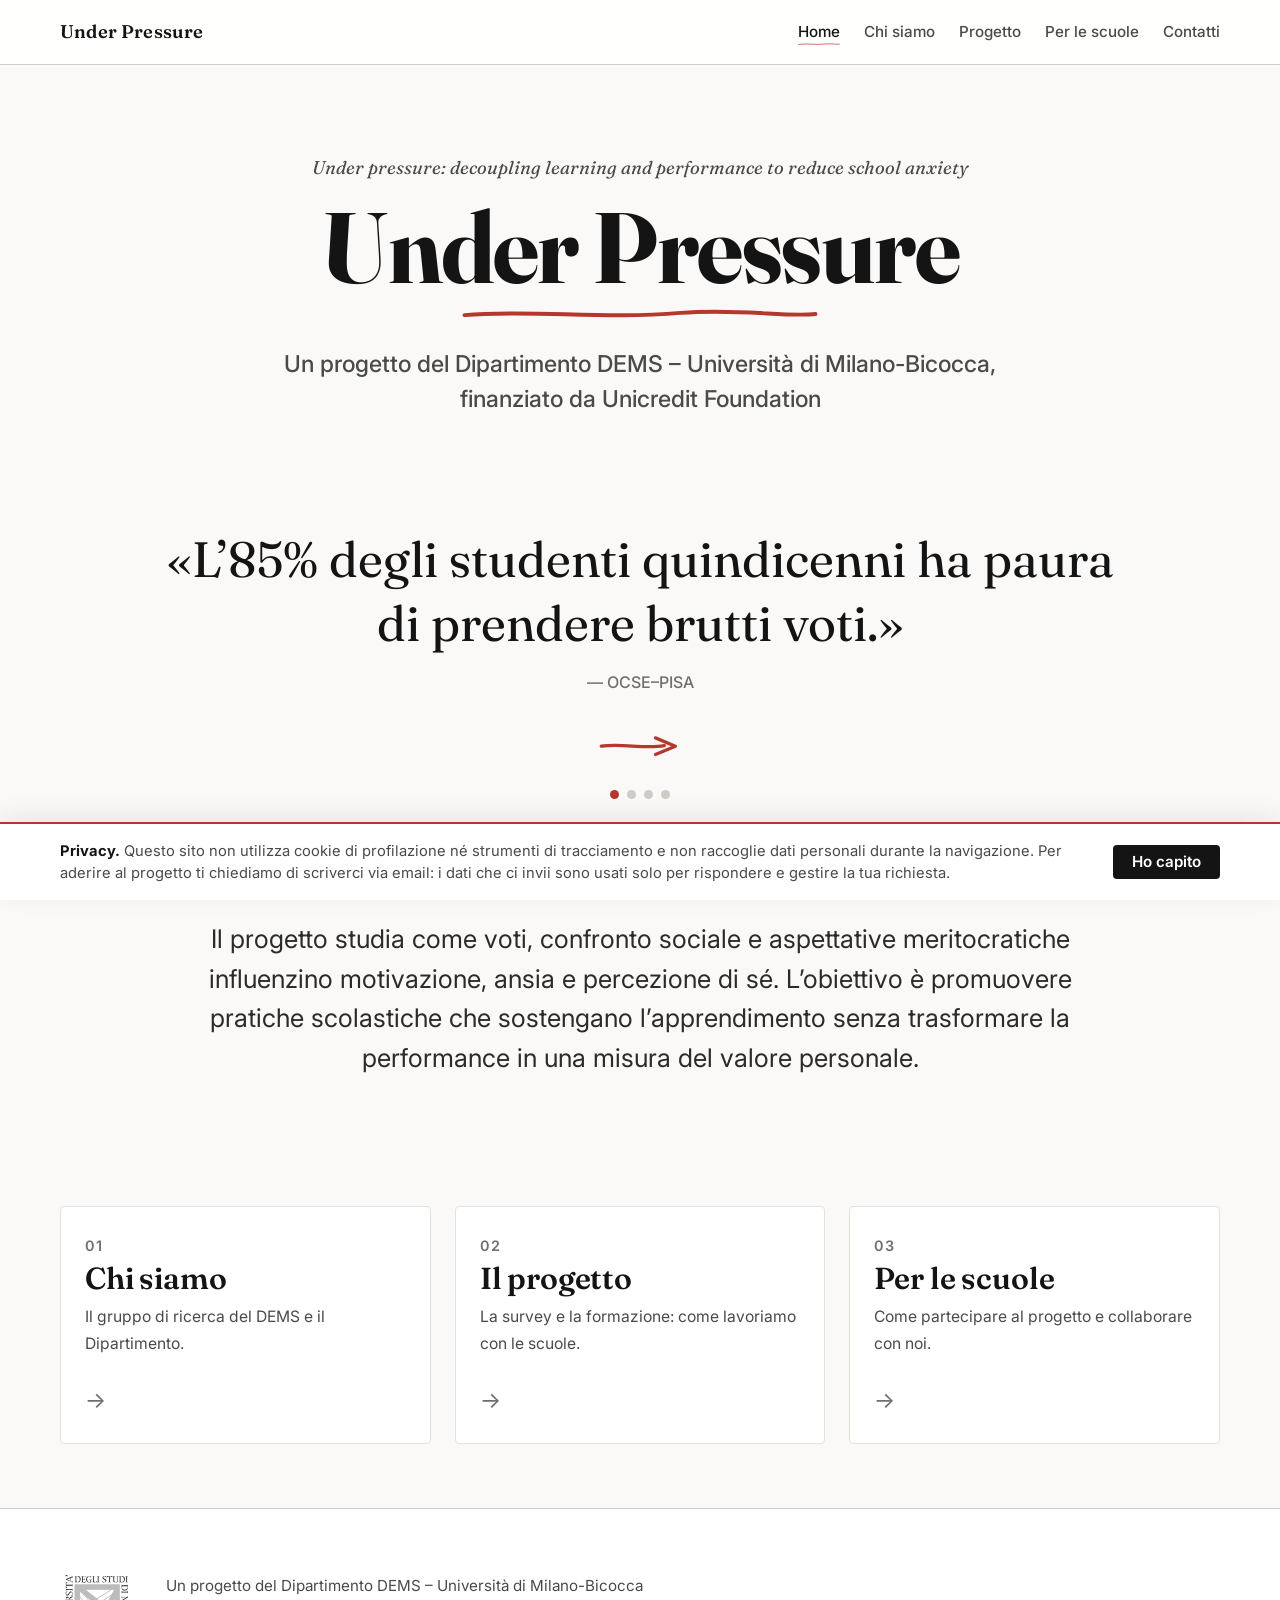
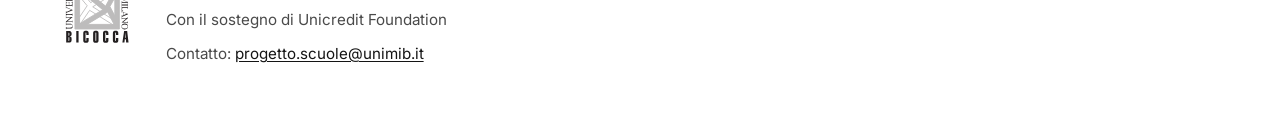
<file: index.html>
<!DOCTYPE html>
<html lang="it">
<head>
  <meta charset="utf-8">
  <meta name="viewport" content="width=device-width, initial-scale=1">
  <title>Under Pressure — DEMS, Università di Milano-Bicocca</title>
  <meta name="description" content="Under Pressure: un progetto di ricerca del DEMS dell'Università di Milano-Bicocca, finanziato da Unicredit Foundation, su voti, ansia e benessere scolastico.">
  <link rel="preconnect" href="https://fonts.googleapis.com">
  <link rel="preconnect" href="https://fonts.gstatic.com" crossorigin>
  <link rel="stylesheet" href="https://fonts.googleapis.com/css2?family=Fraunces:ital,opsz,wght@0,9..144,400;0,9..144,600;0,9..144,700;1,9..144,400&family=Inter:wght@400;500;600&display=swap">
  <link rel="stylesheet" href="assets/css/style.css?v=original-c8c8cce">
</head>
<body>
  <a class="skip-link" href="#main">Vai al contenuto</a>

  <header class="site-header">
    <div class="container nav-inner">
      <a class="wordmark" href="index.html">Under Pressure</a>
      <button class="nav-toggle" type="button" aria-expanded="false" aria-controls="site-nav" aria-label="Apri il menu">
        <span class="nav-toggle-box"><span class="nav-toggle-bar"></span></span>
      </button>
      <nav id="site-nav" class="site-nav" aria-label="Navigazione principale">
        <a class="nav-link" href="index.html" aria-current="page">Home</a>
        <a class="nav-link" href="chi-siamo.html">Chi siamo</a>
        <a class="nav-link" href="progetto.html">Progetto</a>
        <a class="nav-link" href="partecipa.html">Per le scuole</a>
        <a class="nav-link" href="contatti.html">Contatti</a>
      </nav>
    </div>
  </header>

  <main id="main">

    <section class="hero container" aria-labelledby="hero-title">
      <p class="eyebrow">Under pressure: decoupling learning and performance to reduce school anxiety</p>
      <h1 id="hero-title" class="hero-title">Under Pressure
        <svg class="pen-underline pen-underline--hero" width="320" height="16" viewBox="0 0 320 16" fill="none" aria-hidden="true" focusable="false">
          <path d="M4 9 C 64 4, 128 13, 196 7 C 250 3, 290 11, 316 8" stroke="#b5372e" stroke-width="3.5" stroke-linecap="round"/>
        </svg>
      </h1>
      <p class="hero-subtitle">Un progetto del Dipartimento DEMS – Università di Milano-Bicocca, finanziato da Unicredit Foundation</p>
    </section>

    <section class="quotebox container" aria-labelledby="quotebox-h">
      <h2 id="quotebox-h" class="visually-hidden">Citazioni dai dati</h2>
      <figure class="quote" aria-live="polite">
        <blockquote class="quote-text" id="quote-text">«L’85% degli studenti quindicenni ha paura di prendere brutti voti.»</blockquote>
        <figcaption class="quote-source" id="quote-source">— OCSE–PISA</figcaption>
      </figure>
      <div class="quote-controls">
        <button class="quote-next" type="button" aria-label="Prossima citazione">
          <svg class="pen-arrow" width="76" height="22" viewBox="0 0 76 22" fill="none" aria-hidden="true" focusable="false">
            <path d="M3 11 C 22 8, 42 14, 60 10.5" stroke="#b5372e" stroke-width="3" stroke-linecap="round"/>
            <path d="M52 3.5 L 70 11 L 52 18.5" stroke="#b5372e" stroke-width="3" stroke-linecap="round" stroke-linejoin="round"/>
          </svg>
        </button>
        <span class="quote-dots" aria-hidden="true"></span>
      </div>
    </section>

    <section class="intro container" aria-label="Il progetto in breve">
      <p class="lead intro-lead">Il progetto studia come voti, confronto sociale e aspettative meritocratiche influenzino motivazione, ansia e percezione di sé. L’obiettivo è promuovere pratiche scolastiche che sostengano l’apprendimento senza trasformare la performance in una misura del valore personale.</p>
    </section>

    <nav class="home-cards container" aria-label="Sezioni del sito">
      <a class="home-card" href="chi-siamo.html">
        <span class="home-card-index">01</span>
        <h2 class="home-card-title">Chi siamo</h2>
        <p class="home-card-desc">Il gruppo di ricerca del DEMS e il Dipartimento.</p>
        <span class="home-card-go" aria-hidden="true">→</span>
      </a>
      <a class="home-card" href="progetto.html">
        <span class="home-card-index">02</span>
        <h2 class="home-card-title">Il progetto</h2>
        <p class="home-card-desc">La survey e la formazione: come lavoriamo con le scuole.</p>
        <span class="home-card-go" aria-hidden="true">→</span>
      </a>
      <a class="home-card" href="partecipa.html">
        <span class="home-card-index">03</span>
        <h2 class="home-card-title">Per le scuole</h2>
        <p class="home-card-desc">Come partecipare al progetto e collaborare con noi.</p>
        <span class="home-card-go" aria-hidden="true">→</span>
      </a>
    </nav>

  </main>

  <footer class="site-footer">
    <div class="container footer-inner">
      <div class="footer-brand">
        <img class="footer-logo" src="assets/img/bicocca-logo.svg" alt="Università di Milano-Bicocca" width="64" height="63">
      </div>
      <div class="footer-credits">
        <p>Un progetto del Dipartimento DEMS – Università di Milano-Bicocca</p>
        <p>Con il sostegno di Unicredit Foundation</p>
        <p class="footer-contact">Contatto: <a href="mailto:progetto.scuole@unimib.it">progetto.scuole@unimib.it</a></p>
      </div>
    </div>
  </footer>

  <div class="privacy-banner" id="privacy-banner" role="region" aria-label="Informativa sulla privacy" hidden>
    <div class="container privacy-inner">
      <p class="privacy-text"><strong>Privacy.</strong> Questo sito non utilizza cookie di profilazione né strumenti di tracciamento e non raccoglie dati personali durante la navigazione. Per aderire al progetto ti chiediamo di scriverci via email: i dati che ci invii sono usati solo per rispondere e gestire la tua richiesta.</p>
      <button class="privacy-dismiss" type="button">Ho capito</button>
    </div>
  </div>

  <script src="assets/js/main.js?v=original-c8c8cce" defer></script>
</body>
</html>
</file>
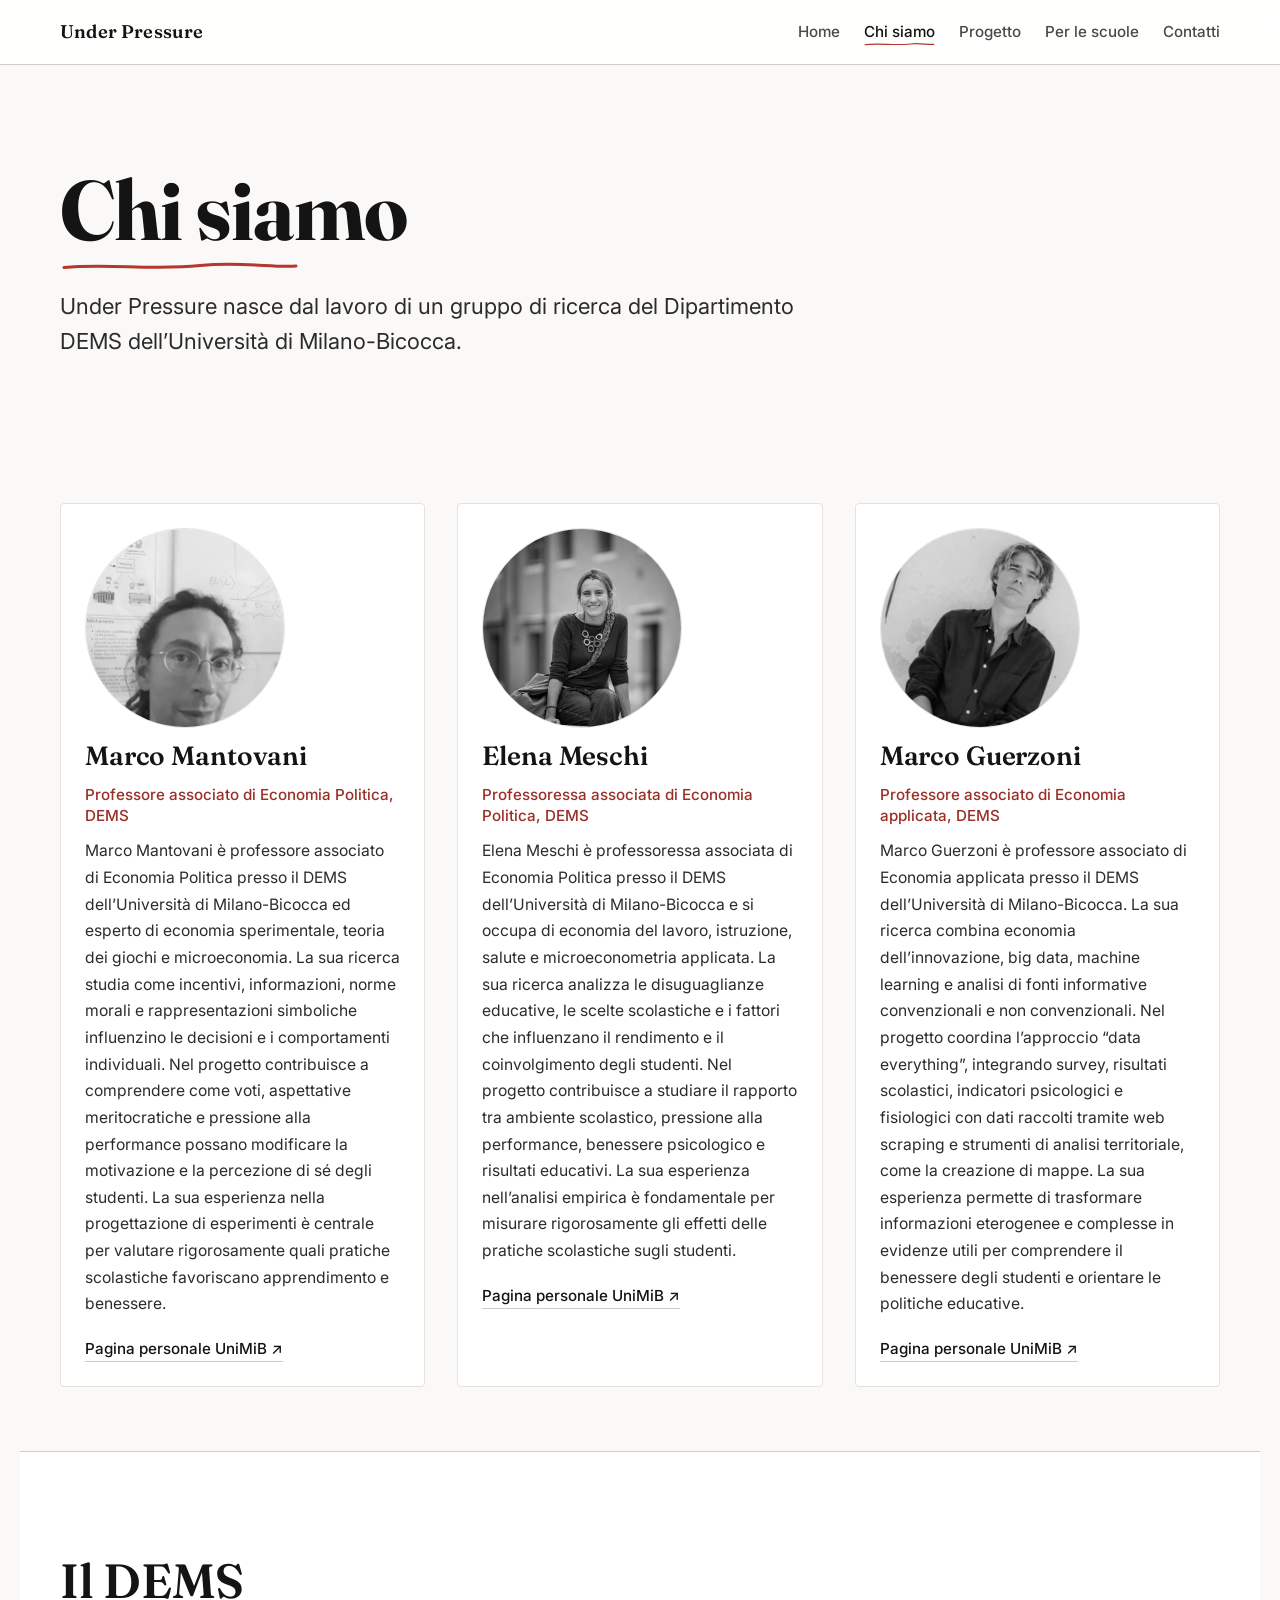
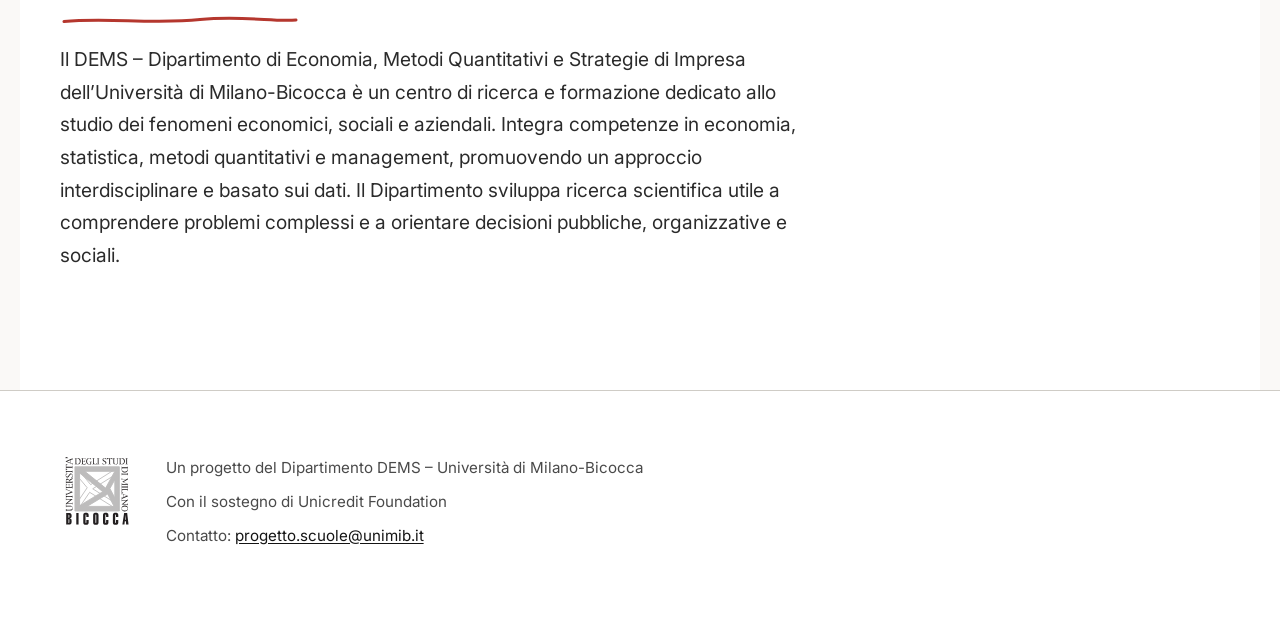
<file: chi-siamo.html>
<!DOCTYPE html>
<html lang="it">
<head>
  <meta charset="utf-8">
  <meta name="viewport" content="width=device-width, initial-scale=1">
  <title>Chi siamo — Under Pressure</title>
  <meta name="description" content="Il gruppo di ricerca del DEMS dell'Università di Milano-Bicocca dietro Under Pressure: Marco Mantovani, Elena Meschi e Marco Guerzoni, e il Dipartimento DEMS.">
  <link rel="preconnect" href="https://fonts.googleapis.com">
  <link rel="preconnect" href="https://fonts.gstatic.com" crossorigin>
  <link rel="stylesheet" href="https://fonts.googleapis.com/css2?family=Fraunces:ital,opsz,wght@0,9..144,400;0,9..144,600;0,9..144,700;1,9..144,400&family=Inter:wght@400;500;600&display=swap">
  <link rel="stylesheet" href="assets/css/style.css?v=original-c8c8cce">
</head>
<body>
  <a class="skip-link" href="#main">Vai al contenuto</a>

  <header class="site-header">
    <div class="container nav-inner">
      <a class="wordmark" href="index.html">Under Pressure</a>
      <button class="nav-toggle" type="button" aria-expanded="false" aria-controls="site-nav" aria-label="Apri il menu">
        <span class="nav-toggle-box"><span class="nav-toggle-bar"></span></span>
      </button>
      <nav id="site-nav" class="site-nav" aria-label="Navigazione principale">
        <a class="nav-link" href="index.html">Home</a>
        <a class="nav-link" href="chi-siamo.html" aria-current="page">Chi siamo</a>
        <a class="nav-link" href="progetto.html">Progetto</a>
        <a class="nav-link" href="partecipa.html">Per le scuole</a>
        <a class="nav-link" href="contatti.html">Contatti</a>
      </nav>
    </div>
  </header>

  <main id="main">

    <section class="page-head container" aria-labelledby="chi-h">
      <h1 id="chi-h">Chi siamo
        <svg class="pen-underline" width="240" height="14" viewBox="0 0 240 14" fill="none" aria-hidden="true" focusable="false">
          <path d="M4 8.5 C 46 4, 92 11.5, 140 6.5 C 184 2.5, 214 9, 236 7" stroke="#b5372e" stroke-width="3" stroke-linecap="round"/>
        </svg>
      </h1>
      <p class="lead prose">Under Pressure nasce dal lavoro di un gruppo di ricerca del Dipartimento DEMS dell’Università di Milano-Bicocca.</p>
    </section>

    <section class="team container" aria-label="Il gruppo di ricerca">
      <article class="team-card">
        <img class="team-photo" src="assets/img/mantovani.png" alt="Ritratto di Marco Mantovani" width="220" height="220" loading="lazy">
        <h2 class="team-name">Marco Mantovani</h2>
        <p class="team-role">Professore associato di Economia Politica, DEMS</p>
        <p class="team-bio">Marco Mantovani è professore associato di Economia Politica presso il DEMS dell’Università di Milano-Bicocca ed esperto di economia sperimentale, teoria dei giochi e microeconomia. La sua ricerca studia come incentivi, informazioni, norme morali e rappresentazioni simboliche influenzino le decisioni e i comportamenti individuali. Nel progetto contribuisce a comprendere come voti, aspettative meritocratiche e pressione alla performance possano modificare la motivazione e la percezione di sé degli studenti. La sua esperienza nella progettazione di esperimenti è centrale per valutare rigorosamente quali pratiche scolastiche favoriscano apprendimento e benessere.</p>
        <a class="team-link" href="https://www.unimib.it/marco-mantovani-1" target="_blank" rel="noopener">Pagina personale UniMiB <span aria-hidden="true">↗</span></a>
      </article>

      <article class="team-card">
        <img class="team-photo" src="assets/img/meschi.png" alt="Ritratto di Elena Meschi" width="220" height="220" loading="lazy">
        <h2 class="team-name">Elena Meschi</h2>
        <p class="team-role">Professoressa associata di Economia Politica, DEMS</p>
        <p class="team-bio">Elena Meschi è professoressa associata di Economia Politica presso il DEMS dell’Università di Milano-Bicocca e si occupa di economia del lavoro, istruzione, salute e microeconometria applicata. La sua ricerca analizza le disuguaglianze educative, le scelte scolastiche e i fattori che influenzano il rendimento e il coinvolgimento degli studenti. Nel progetto contribuisce a studiare il rapporto tra ambiente scolastico, pressione alla performance, benessere psicologico e risultati educativi. La sua esperienza nell’analisi empirica è fondamentale per misurare rigorosamente gli effetti delle pratiche scolastiche sugli studenti.</p>
        <a class="team-link" href="https://www.unimib.it/elena-francesca-meschi" target="_blank" rel="noopener">Pagina personale UniMiB <span aria-hidden="true">↗</span></a>
      </article>

      <article class="team-card">
        <img class="team-photo" src="assets/img/guerzoni.png" alt="Ritratto di Marco Guerzoni" width="220" height="220" loading="lazy">
        <h2 class="team-name">Marco Guerzoni</h2>
        <p class="team-role">Professore associato di Economia applicata, DEMS</p>
        <p class="team-bio">Marco Guerzoni è professore associato di Economia applicata presso il DEMS dell’Università di Milano-Bicocca. La sua ricerca combina economia dell’innovazione, big data, machine learning e analisi di fonti informative convenzionali e non convenzionali. Nel progetto coordina l’approccio “data everything”, integrando survey, risultati scolastici, indicatori psicologici e fisiologici con dati raccolti tramite web scraping e strumenti di analisi territoriale, come la creazione di mappe. La sua esperienza permette di trasformare informazioni eterogenee e complesse in evidenze utili per comprendere il benessere degli studenti e orientare le politiche educative.</p>
        <a class="team-link" href="https://www.unimib.it/marco-guerzoni" target="_blank" rel="noopener">Pagina personale UniMiB <span aria-hidden="true">↗</span></a>
      </article>
    </section>

    <section class="dems container" aria-labelledby="dems-h">
      <h2 id="dems-h">Il DEMS
        <svg class="pen-underline" width="240" height="14" viewBox="0 0 240 14" fill="none" aria-hidden="true" focusable="false">
          <path d="M4 8.5 C 46 4, 92 11.5, 140 6.5 C 184 2.5, 214 9, 236 7" stroke="#b5372e" stroke-width="3" stroke-linecap="round"/>
        </svg>
      </h2>
      <p class="prose">Il DEMS – Dipartimento di Economia, Metodi Quantitativi e Strategie di Impresa dell’Università di Milano-Bicocca è un centro di ricerca e formazione dedicato allo studio dei fenomeni economici, sociali e aziendali. Integra competenze in economia, statistica, metodi quantitativi e management, promuovendo un approccio interdisciplinare e basato sui dati. Il Dipartimento sviluppa ricerca scientifica utile a comprendere problemi complessi e a orientare decisioni pubbliche, organizzative e sociali.</p>
    </section>

  </main>

  <footer class="site-footer">
    <div class="container footer-inner">
      <div class="footer-brand">
        <img class="footer-logo" src="assets/img/bicocca-logo.svg" alt="Università di Milano-Bicocca" width="64" height="63">
      </div>
      <div class="footer-credits">
        <p>Un progetto del Dipartimento DEMS – Università di Milano-Bicocca</p>
        <p>Con il sostegno di Unicredit Foundation</p>
        <p class="footer-contact">Contatto: <a href="mailto:progetto.scuole@unimib.it">progetto.scuole@unimib.it</a></p>
      </div>
    </div>
  </footer>

  <script src="assets/js/main.js?v=original-c8c8cce" defer></script>
</body>
</html>
</file>
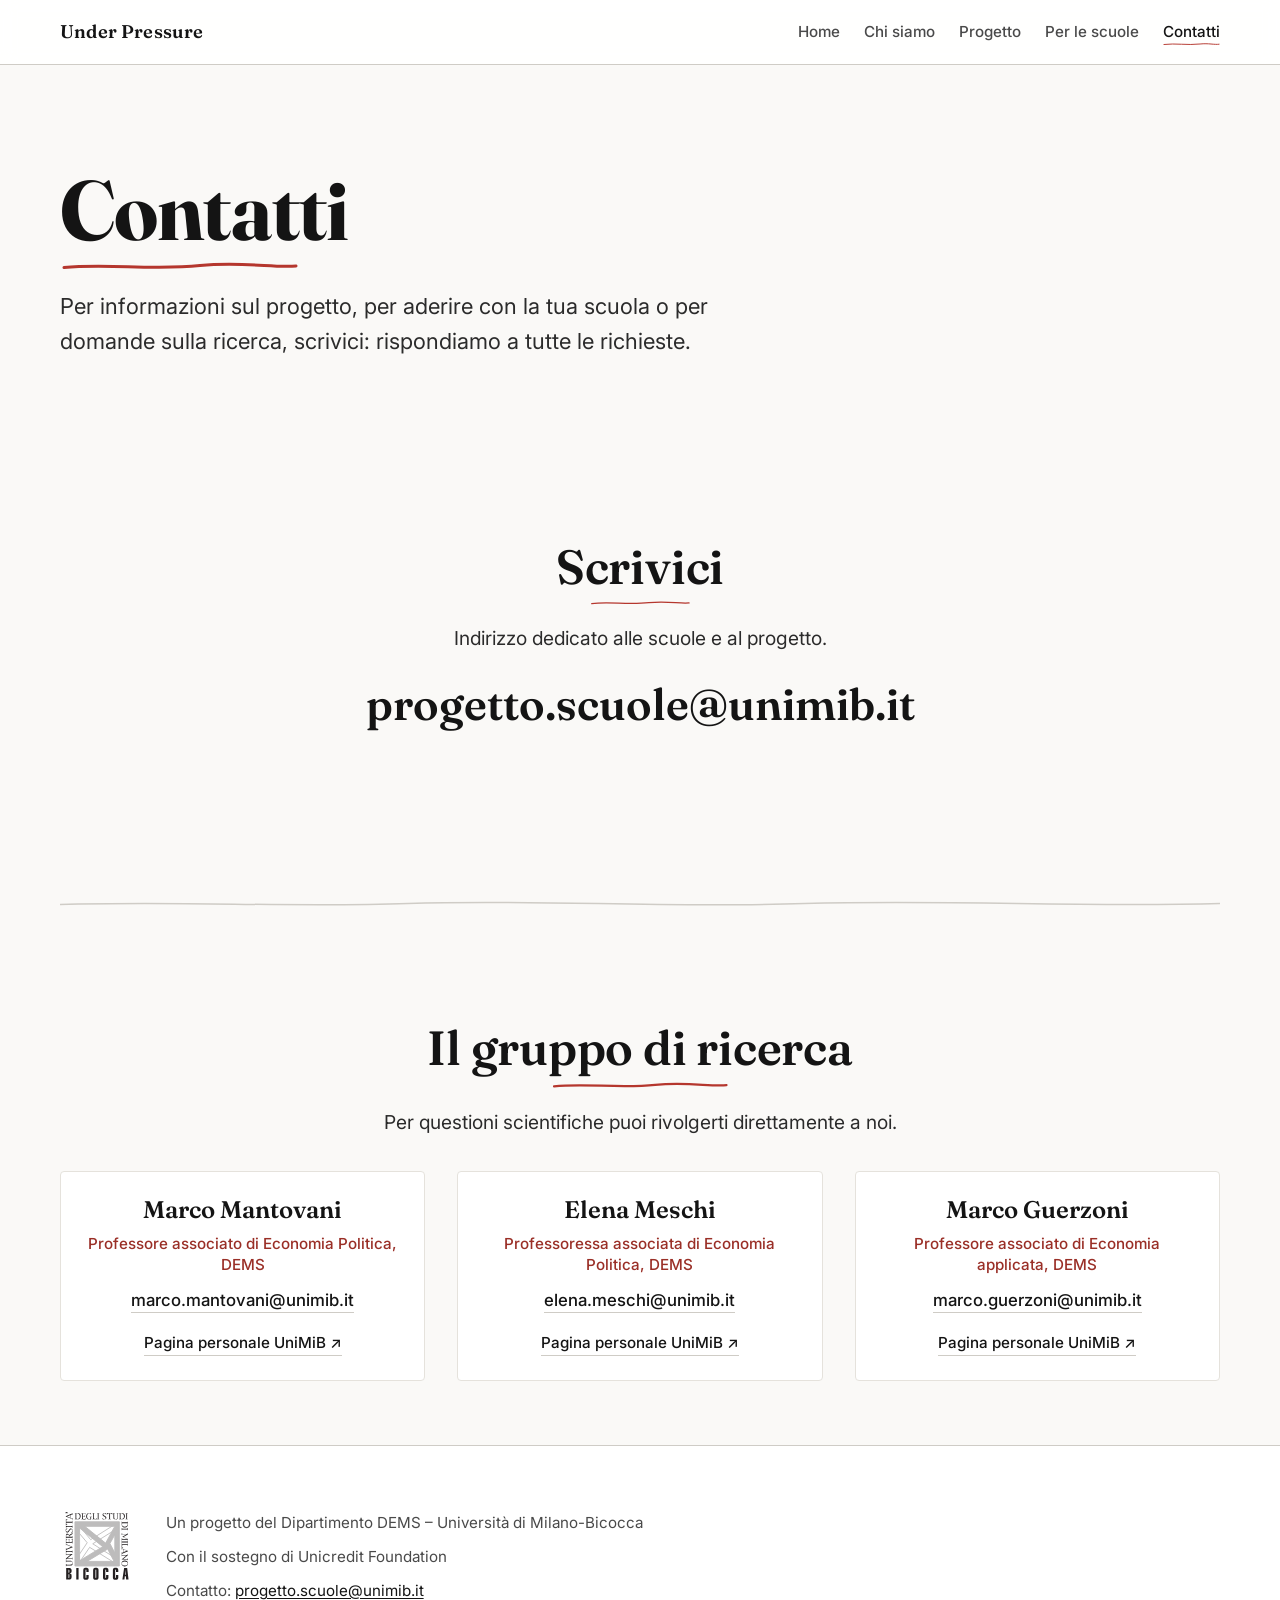
<file: contatti.html>
<!DOCTYPE html>
<html lang="it">
<head>
  <meta charset="utf-8">
  <meta name="viewport" content="width=device-width, initial-scale=1">
  <title>Contatti — Under Pressure</title>
  <meta name="description" content="Contatti del progetto Under Pressure: l'indirizzo per le scuole e i riferimenti dei ricercatori del DEMS dell'Università di Milano-Bicocca.">
  <link rel="preconnect" href="https://fonts.googleapis.com">
  <link rel="preconnect" href="https://fonts.gstatic.com" crossorigin>
  <link rel="stylesheet" href="https://fonts.googleapis.com/css2?family=Fraunces:ital,opsz,wght@0,9..144,400;0,9..144,600;0,9..144,700;1,9..144,400&family=Inter:wght@400;500;600&display=swap">
  <link rel="stylesheet" href="assets/css/style.css?v=original-c8c8cce">
</head>
<body>
  <a class="skip-link" href="#main">Vai al contenuto</a>

  <header class="site-header">
    <div class="container nav-inner">
      <a class="wordmark" href="index.html">Under Pressure</a>
      <button class="nav-toggle" type="button" aria-expanded="false" aria-controls="site-nav" aria-label="Apri il menu">
        <span class="nav-toggle-box"><span class="nav-toggle-bar"></span></span>
      </button>
      <nav id="site-nav" class="site-nav" aria-label="Navigazione principale">
        <a class="nav-link" href="index.html">Home</a>
        <a class="nav-link" href="chi-siamo.html">Chi siamo</a>
        <a class="nav-link" href="progetto.html">Progetto</a>
        <a class="nav-link" href="partecipa.html">Per le scuole</a>
        <a class="nav-link" href="contatti.html" aria-current="page">Contatti</a>
      </nav>
    </div>
  </header>

  <main id="main">

    <section class="page-head container" aria-labelledby="contatti-h">
      <h1 id="contatti-h">Contatti
        <svg class="pen-underline" width="240" height="14" viewBox="0 0 240 14" fill="none" aria-hidden="true" focusable="false">
          <path d="M4 8.5 C 46 4, 92 11.5, 140 6.5 C 184 2.5, 214 9, 236 7" stroke="#b5372e" stroke-width="3" stroke-linecap="round"/>
        </svg>
      </h1>
      <p class="lead prose">Per informazioni sul progetto, per aderire con la tua scuola o per domande sulla ricerca, scrivici: rispondiamo a tutte le richieste.</p>
    </section>

    <section class="contact container" aria-labelledby="scuole-h">
      <h2 id="scuole-h">Scrivici
        <svg class="pen-underline" width="240" height="14" viewBox="0 0 240 14" fill="none" aria-hidden="true" focusable="false">
          <path d="M4 8.5 C 46 4, 92 11.5, 140 6.5 C 184 2.5, 214 9, 236 7" stroke="#b5372e" stroke-width="3" stroke-linecap="round"/>
        </svg>
      </h2>
      <p class="prose contact-intro">Indirizzo dedicato alle scuole e al progetto.</p>
      <p class="contact-email"><a href="mailto:progetto.scuole@unimib.it">progetto.scuole@unimib.it</a></p>
    </section>

    <div class="container">
      <svg class="pen-divider" viewBox="0 0 1200 12" width="100%" height="12" preserveAspectRatio="none" fill="none" aria-hidden="true" focusable="false">
        <path d="M0 6.5 C 130 3, 240 9.5, 360 5.5 C 500 1, 620 10.5, 770 5.5 C 930 1.5, 1050 9.5, 1200 5.5" stroke="#cfccc6" stroke-width="1.5"/>
      </svg>
    </div>

    <section class="people container" aria-labelledby="ricercatori-h">
      <h2 id="ricercatori-h">Il gruppo di ricerca
        <svg class="pen-underline" width="240" height="14" viewBox="0 0 240 14" fill="none" aria-hidden="true" focusable="false">
          <path d="M4 8.5 C 46 4, 92 11.5, 140 6.5 C 184 2.5, 214 9, 236 7" stroke="#b5372e" stroke-width="3" stroke-linecap="round"/>
        </svg>
      </h2>
      <p class="prose contact-intro">Per questioni scientifiche puoi rivolgerti direttamente a noi.</p>

      <div class="people-grid">
        <article class="person-card">
          <h3 class="person-name">Marco Mantovani</h3>
          <p class="person-role">Professore associato di Economia Politica, DEMS</p>
          <p class="person-mail"><a href="mailto:marco.mantovani@unimib.it">marco.mantovani@unimib.it</a></p>
          <a class="team-link" href="https://www.unimib.it/marco-mantovani-1" target="_blank" rel="noopener">Pagina personale UniMiB <span aria-hidden="true">↗</span></a>
        </article>

        <article class="person-card">
          <h3 class="person-name">Elena Meschi</h3>
          <p class="person-role">Professoressa associata di Economia Politica, DEMS</p>
          <p class="person-mail"><a href="mailto:elena.meschi@unimib.it">elena.meschi@unimib.it</a></p>
          <a class="team-link" href="https://www.unimib.it/elena-francesca-meschi" target="_blank" rel="noopener">Pagina personale UniMiB <span aria-hidden="true">↗</span></a>
        </article>

        <article class="person-card">
          <h3 class="person-name">Marco Guerzoni</h3>
          <p class="person-role">Professore associato di Economia applicata, DEMS</p>
          <p class="person-mail"><a href="mailto:marco.guerzoni@unimib.it">marco.guerzoni@unimib.it</a></p>
          <a class="team-link" href="https://www.unimib.it/marco-guerzoni" target="_blank" rel="noopener">Pagina personale UniMiB <span aria-hidden="true">↗</span></a>
        </article>
      </div>

    </section>

  </main>

  <footer class="site-footer">
    <div class="container footer-inner">
      <div class="footer-brand">
        <img class="footer-logo" src="assets/img/bicocca-logo.svg" alt="Università di Milano-Bicocca" width="64" height="63">
      </div>
      <div class="footer-credits">
        <p>Un progetto del Dipartimento DEMS – Università di Milano-Bicocca</p>
        <p>Con il sostegno di Unicredit Foundation</p>
        <p class="footer-contact">Contatto: <a href="mailto:progetto.scuole@unimib.it">progetto.scuole@unimib.it</a></p>
      </div>
    </div>
  </footer>

  <script src="assets/js/main.js?v=original-c8c8cce" defer></script>
</body>
</html>
</file>
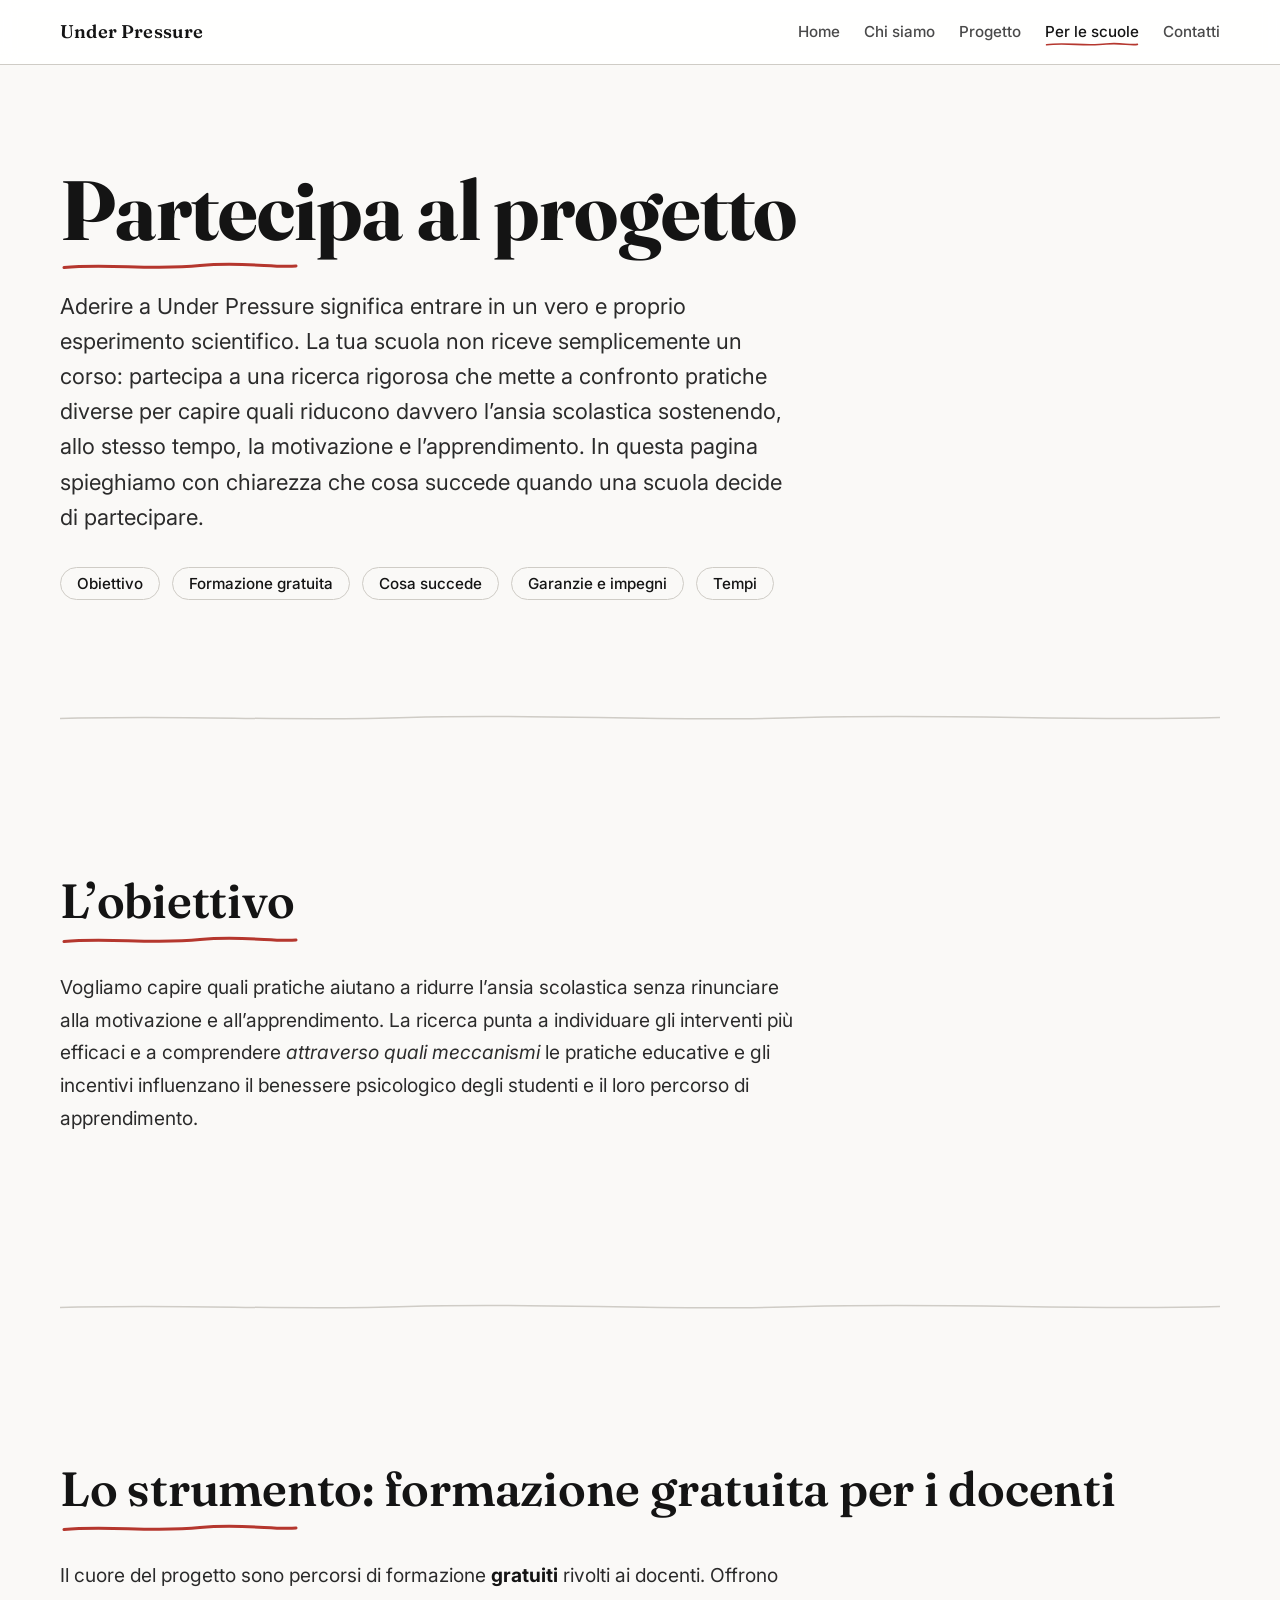
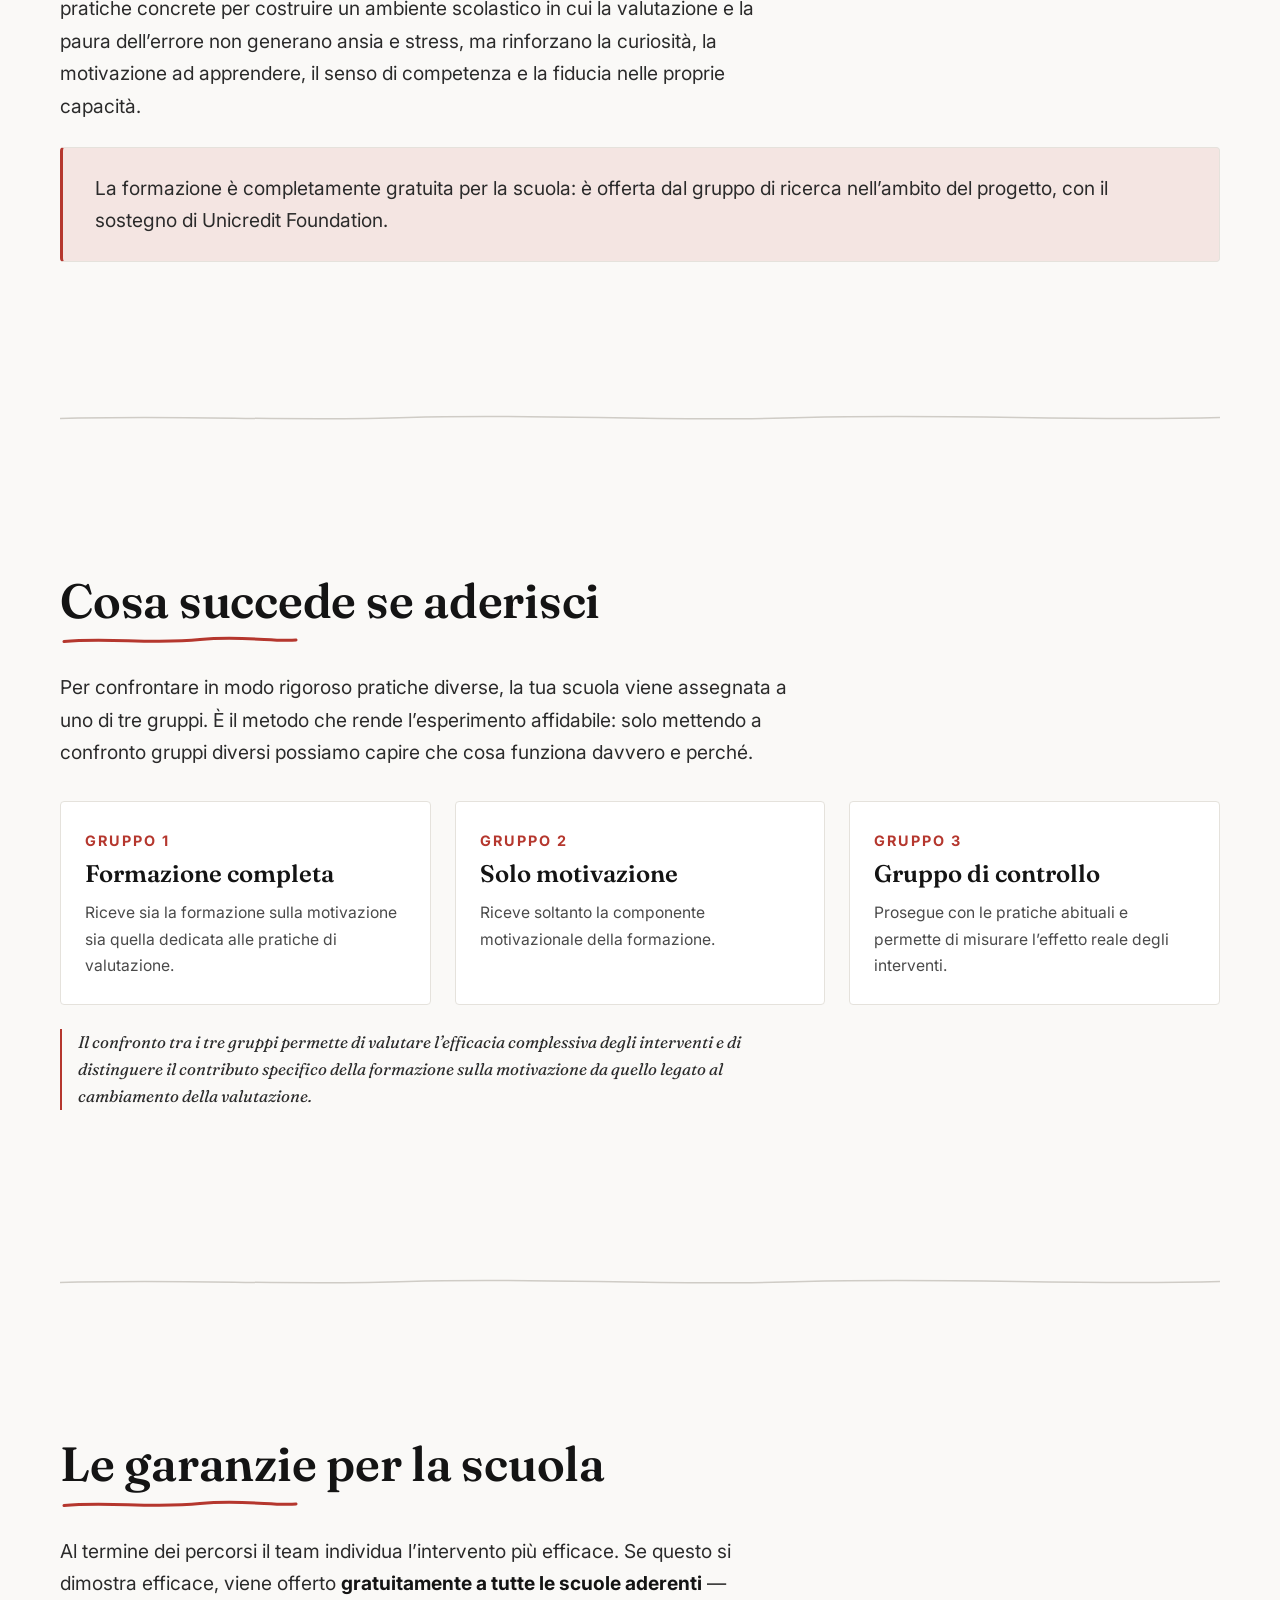
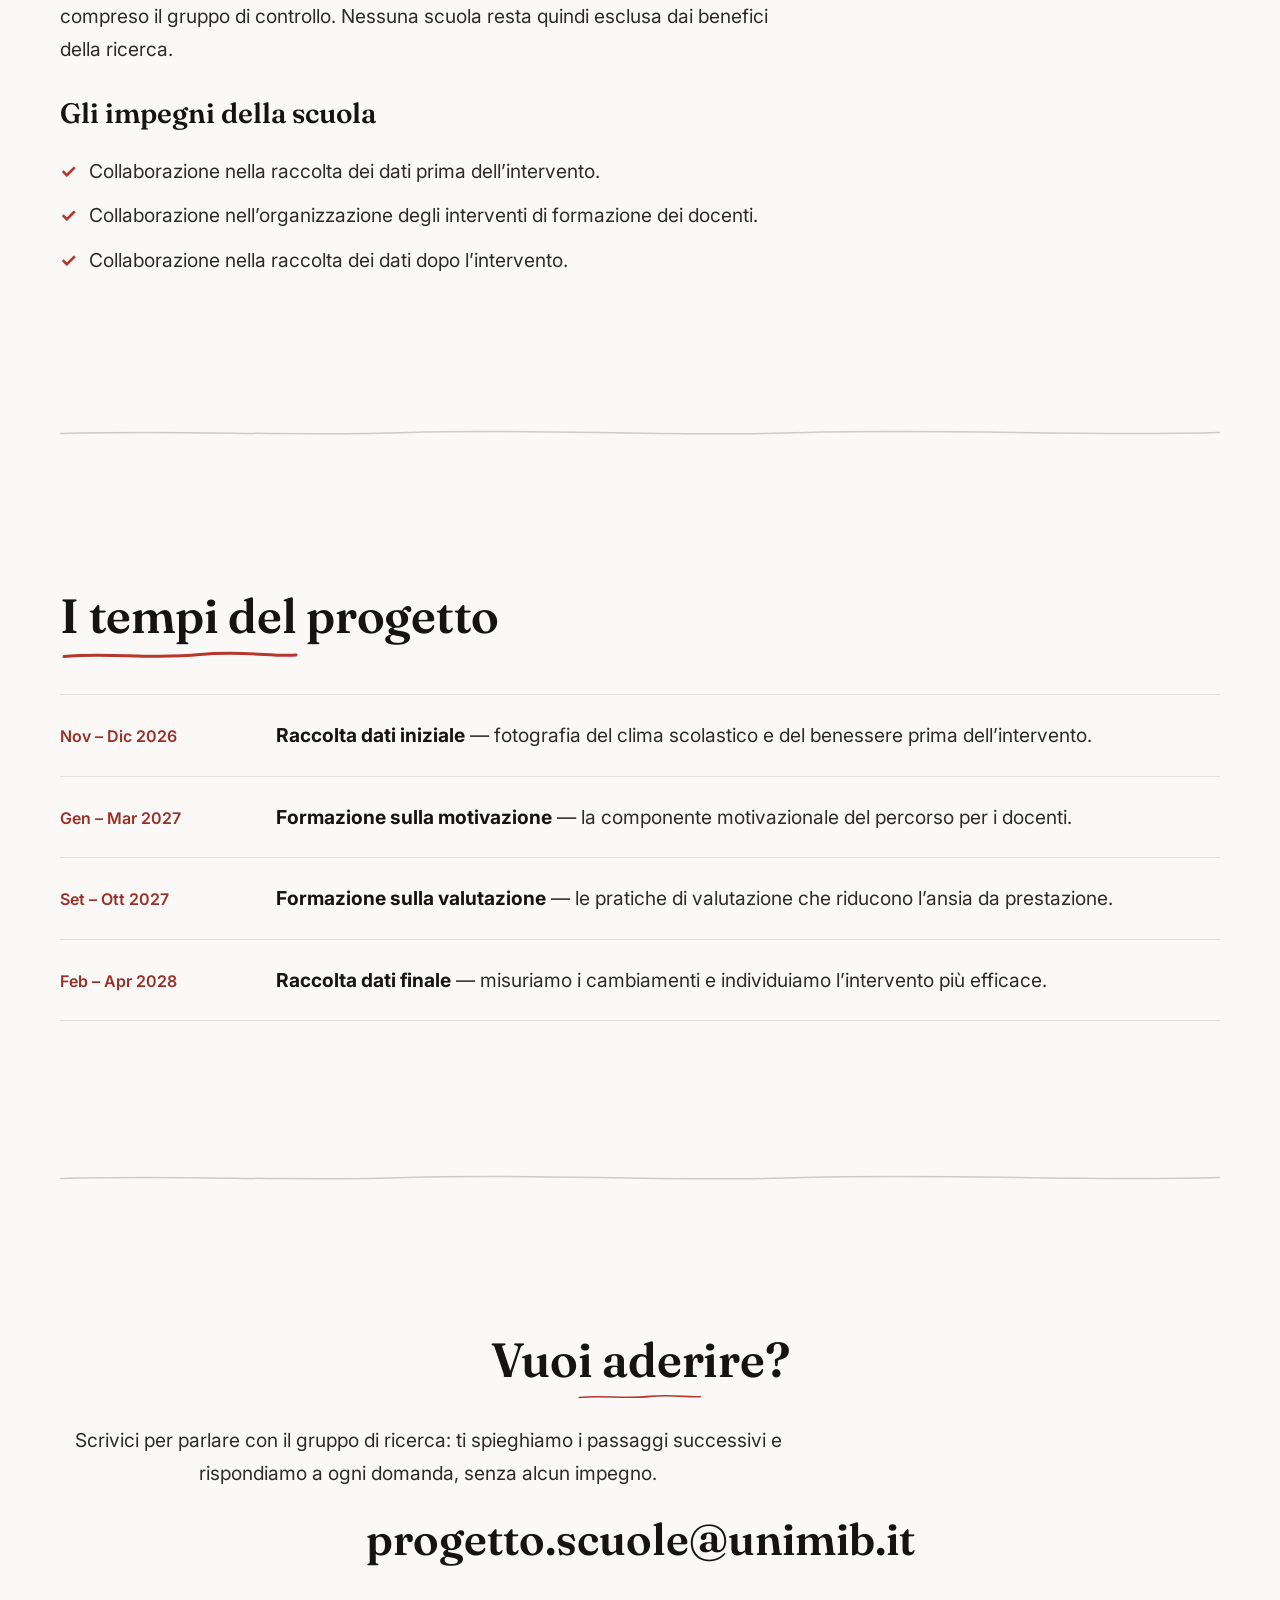
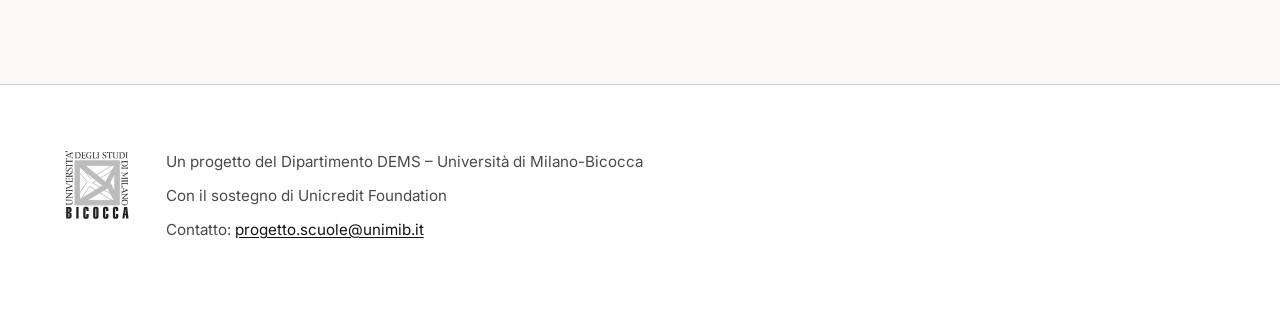
<file: partecipa.html>
<!DOCTYPE html>
<html lang="it">
<head>
  <meta charset="utf-8">
  <meta name="viewport" content="width=device-width, initial-scale=1">
  <title>Partecipa al progetto — Under Pressure</title>
  <meta name="description" content="Cosa significa aderire a Under Pressure: la tua scuola entra in un vero esperimento scientifico per ridurre l'ansia scolastica sostenendo motivazione e apprendimento. Formazione gratuita per i docenti.">
  <link rel="preconnect" href="https://fonts.googleapis.com">
  <link rel="preconnect" href="https://fonts.gstatic.com" crossorigin>
  <link rel="stylesheet" href="https://fonts.googleapis.com/css2?family=Fraunces:ital,opsz,wght@0,9..144,400;0,9..144,600;0,9..144,700;1,9..144,400&family=Inter:wght@400;500;600&display=swap">
  <link rel="stylesheet" href="assets/css/style.css?v=original-c8c8cce">
</head>
<body>
  <a class="skip-link" href="#main">Vai al contenuto</a>

  <header class="site-header">
    <div class="container nav-inner">
      <a class="wordmark" href="index.html">Under Pressure</a>
      <button class="nav-toggle" type="button" aria-expanded="false" aria-controls="site-nav" aria-label="Apri il menu">
        <span class="nav-toggle-box"><span class="nav-toggle-bar"></span></span>
      </button>
      <nav id="site-nav" class="site-nav" aria-label="Navigazione principale">
        <a class="nav-link" href="index.html">Home</a>
        <a class="nav-link" href="chi-siamo.html">Chi siamo</a>
        <a class="nav-link" href="progetto.html">Progetto</a>
        <a class="nav-link" href="partecipa.html" aria-current="page">Per le scuole</a>
        <a class="nav-link" href="contatti.html">Contatti</a>
      </nav>
    </div>
  </header>

  <main id="main">

    <section class="page-head container" aria-labelledby="part-h">
      <h1 id="part-h">Partecipa al progetto
        <svg class="pen-underline" width="240" height="14" viewBox="0 0 240 14" fill="none" aria-hidden="true" focusable="false">
          <path d="M4 8.5 C 46 4, 92 11.5, 140 6.5 C 184 2.5, 214 9, 236 7" stroke="#b5372e" stroke-width="3" stroke-linecap="round"/>
        </svg>
      </h1>
      <p class="lead prose">Aderire a Under Pressure significa entrare in un vero e proprio esperimento scientifico. La tua scuola non riceve semplicemente un corso: partecipa a una ricerca rigorosa che mette a confronto pratiche diverse per capire quali riducono davvero l’ansia scolastica sostenendo, allo stesso tempo, la motivazione e l’apprendimento. In questa pagina spieghiamo con chiarezza che cosa succede quando una scuola decide di partecipare.</p>
      <nav class="subnav" aria-label="Sezioni della pagina">
        <a class="subnav-link" href="#obiettivo">Obiettivo</a>
        <a class="subnav-link" href="#strumenti">Formazione gratuita</a>
        <a class="subnav-link" href="#cosa-succede">Cosa succede</a>
        <a class="subnav-link" href="#garanzie">Garanzie e impegni</a>
        <a class="subnav-link" href="#timeline">Tempi</a>
      </nav>
    </section>

    <div class="container">
      <svg class="pen-divider" viewBox="0 0 1200 12" width="100%" height="12" preserveAspectRatio="none" fill="none" aria-hidden="true" focusable="false">
        <path d="M0 6.5 C 130 3, 240 9.5, 360 5.5 C 500 1, 620 10.5, 770 5.5 C 930 1.5, 1050 9.5, 1200 5.5" stroke="#cfccc6" stroke-width="1.5"/>
      </svg>
    </div>

    <section id="obiettivo" class="proj-section container" aria-labelledby="obiettivo-h">
      <h2 id="obiettivo-h">L’obiettivo
        <svg class="pen-underline" width="240" height="14" viewBox="0 0 240 14" fill="none" aria-hidden="true" focusable="false">
          <path d="M4 8.5 C 46 4, 92 11.5, 140 6.5 C 184 2.5, 214 9, 236 7" stroke="#b5372e" stroke-width="3" stroke-linecap="round"/>
        </svg>
      </h2>
      <div class="prose">
        <p>Vogliamo capire quali pratiche aiutano a ridurre l’ansia scolastica senza rinunciare alla motivazione e all’apprendimento. La ricerca punta a individuare gli interventi più efficaci e a comprendere <em>attraverso quali meccanismi</em> le pratiche educative e gli incentivi influenzano il benessere psicologico degli studenti e il loro percorso di apprendimento.</p>
      </div>
    </section>

    <div class="container">
      <svg class="pen-divider" viewBox="0 0 1200 12" width="100%" height="12" preserveAspectRatio="none" fill="none" aria-hidden="true" focusable="false">
        <path d="M0 6.5 C 130 3, 240 9.5, 360 5.5 C 500 1, 620 10.5, 770 5.5 C 930 1.5, 1050 9.5, 1200 5.5" stroke="#cfccc6" stroke-width="1.5"/>
      </svg>
    </div>

    <section id="strumenti" class="proj-section container" aria-labelledby="strumenti-h">
      <h2 id="strumenti-h">Lo strumento: formazione gratuita per i docenti
        <svg class="pen-underline" width="240" height="14" viewBox="0 0 240 14" fill="none" aria-hidden="true" focusable="false">
          <path d="M4 8.5 C 46 4, 92 11.5, 140 6.5 C 184 2.5, 214 9, 236 7" stroke="#b5372e" stroke-width="3" stroke-linecap="round"/>
        </svg>
      </h2>
      <div class="prose">
        <p>Il cuore del progetto sono percorsi di formazione <strong>gratuiti</strong> rivolti ai docenti. Offrono pratiche concrete per costruire un ambiente scolastico in cui la valutazione e la paura dell’errore non generano ansia e stress, ma rinforzano la curiosità, la motivazione ad apprendere, il senso di competenza e la fiducia nelle proprie capacità.</p>
      </div>
      <div class="callout">
        <p>La formazione è completamente gratuita per la scuola: è offerta dal gruppo di ricerca nell’ambito del progetto, con il sostegno di Unicredit Foundation.</p>
      </div>
    </section>

    <div class="container">
      <svg class="pen-divider" viewBox="0 0 1200 12" width="100%" height="12" preserveAspectRatio="none" fill="none" aria-hidden="true" focusable="false">
        <path d="M0 6.5 C 130 3, 240 9.5, 360 5.5 C 500 1, 620 10.5, 770 5.5 C 930 1.5, 1050 9.5, 1200 5.5" stroke="#cfccc6" stroke-width="1.5"/>
      </svg>
    </div>

    <section id="cosa-succede" class="proj-section container" aria-labelledby="cosa-h">
      <h2 id="cosa-h">Cosa succede se aderisci
        <svg class="pen-underline" width="240" height="14" viewBox="0 0 240 14" fill="none" aria-hidden="true" focusable="false">
          <path d="M4 8.5 C 46 4, 92 11.5, 140 6.5 C 184 2.5, 214 9, 236 7" stroke="#b5372e" stroke-width="3" stroke-linecap="round"/>
        </svg>
      </h2>
      <div class="prose">
        <p>Per confrontare in modo rigoroso pratiche diverse, la tua scuola viene assegnata a uno di tre gruppi. È il metodo che rende l’esperimento affidabile: solo mettendo a confronto gruppi diversi possiamo capire che cosa funziona davvero e perché.</p>
      </div>
      <ol class="groups">
        <li class="group-card">
          <span class="group-num">Gruppo 1</span>
          <h3 class="group-title">Formazione completa</h3>
          <p>Riceve sia la formazione sulla motivazione sia quella dedicata alle pratiche di valutazione.</p>
        </li>
        <li class="group-card">
          <span class="group-num">Gruppo 2</span>
          <h3 class="group-title">Solo motivazione</h3>
          <p>Riceve soltanto la componente motivazionale della formazione.</p>
        </li>
        <li class="group-card">
          <span class="group-num">Gruppo 3</span>
          <h3 class="group-title">Gruppo di controllo</h3>
          <p>Prosegue con le pratiche abituali e permette di misurare l’effetto reale degli interventi.</p>
        </li>
      </ol>
      <div class="prose">
        <p class="note">Il confronto tra i tre gruppi permette di valutare l’efficacia complessiva degli interventi e di distinguere il contributo specifico della formazione sulla motivazione da quello legato al cambiamento della valutazione.</p>
      </div>
    </section>

    <div class="container">
      <svg class="pen-divider" viewBox="0 0 1200 12" width="100%" height="12" preserveAspectRatio="none" fill="none" aria-hidden="true" focusable="false">
        <path d="M0 6.5 C 130 3, 240 9.5, 360 5.5 C 500 1, 620 10.5, 770 5.5 C 930 1.5, 1050 9.5, 1200 5.5" stroke="#cfccc6" stroke-width="1.5"/>
      </svg>
    </div>

    <section id="garanzie" class="proj-section container" aria-labelledby="garanzie-h">
      <h2 id="garanzie-h">Le garanzie per la scuola
        <svg class="pen-underline" width="240" height="14" viewBox="0 0 240 14" fill="none" aria-hidden="true" focusable="false">
          <path d="M4 8.5 C 46 4, 92 11.5, 140 6.5 C 184 2.5, 214 9, 236 7" stroke="#b5372e" stroke-width="3" stroke-linecap="round"/>
        </svg>
      </h2>
      <div class="prose">
        <p>Al termine dei percorsi il team individua l’intervento più efficace. Se questo si dimostra efficace, viene offerto <strong>gratuitamente a tutte le scuole aderenti</strong> — compreso il gruppo di controllo. Nessuna scuola resta quindi esclusa dai benefici della ricerca.</p>
      </div>

      <h3 style="margin-top:var(--step-6)">Gli impegni della scuola</h3>
      <ul class="info-list">
        <li>Collaborazione nella raccolta dei dati prima dell’intervento.</li>
        <li>Collaborazione nell’organizzazione degli interventi di formazione dei docenti.</li>
        <li>Collaborazione nella raccolta dei dati dopo l’intervento.</li>
      </ul>
    </section>

    <div class="container">
      <svg class="pen-divider" viewBox="0 0 1200 12" width="100%" height="12" preserveAspectRatio="none" fill="none" aria-hidden="true" focusable="false">
        <path d="M0 6.5 C 130 3, 240 9.5, 360 5.5 C 500 1, 620 10.5, 770 5.5 C 930 1.5, 1050 9.5, 1200 5.5" stroke="#cfccc6" stroke-width="1.5"/>
      </svg>
    </div>

    <section id="timeline" class="proj-section container" aria-labelledby="timeline-h">
      <h2 id="timeline-h">I tempi del progetto
        <svg class="pen-underline" width="240" height="14" viewBox="0 0 240 14" fill="none" aria-hidden="true" focusable="false">
          <path d="M4 8.5 C 46 4, 92 11.5, 140 6.5 C 184 2.5, 214 9, 236 7" stroke="#b5372e" stroke-width="3" stroke-linecap="round"/>
        </svg>
      </h2>
      <ol class="timeline">
        <li class="tl-item">
          <span class="tl-date">Nov – Dic 2026</span>
          <p class="tl-body"><strong>Raccolta dati iniziale</strong> — fotografia del clima scolastico e del benessere prima dell’intervento.</p>
        </li>
        <li class="tl-item">
          <span class="tl-date">Gen – Mar 2027</span>
          <p class="tl-body"><strong>Formazione sulla motivazione</strong> — la componente motivazionale del percorso per i docenti.</p>
        </li>
        <li class="tl-item">
          <span class="tl-date">Set – Ott 2027</span>
          <p class="tl-body"><strong>Formazione sulla valutazione</strong> — le pratiche di valutazione che riducono l’ansia da prestazione.</p>
        </li>
        <li class="tl-item">
          <span class="tl-date">Feb – Apr 2028</span>
          <p class="tl-body"><strong>Raccolta dati finale</strong> — misuriamo i cambiamenti e individuiamo l’intervento più efficace.</p>
        </li>
      </ol>
    </section>

    <div class="container">
      <svg class="pen-divider" viewBox="0 0 1200 12" width="100%" height="12" preserveAspectRatio="none" fill="none" aria-hidden="true" focusable="false">
        <path d="M0 6.5 C 130 3, 240 9.5, 360 5.5 C 500 1, 620 10.5, 770 5.5 C 930 1.5, 1050 9.5, 1200 5.5" stroke="#cfccc6" stroke-width="1.5"/>
      </svg>
    </div>

    <section class="contact container" aria-labelledby="aderisci-h">
      <h2 id="aderisci-h">Vuoi aderire?
        <svg class="pen-underline" width="240" height="14" viewBox="0 0 240 14" fill="none" aria-hidden="true" focusable="false">
          <path d="M4 8.5 C 46 4, 92 11.5, 140 6.5 C 184 2.5, 214 9, 236 7" stroke="#b5372e" stroke-width="3" stroke-linecap="round"/>
        </svg>
      </h2>
      <p class="prose" style="margin-top:var(--step-5)">Scrivici per parlare con il gruppo di ricerca: ti spieghiamo i passaggi successivi e rispondiamo a ogni domanda, senza alcun impegno.</p>
      <p class="contact-email"><a href="mailto:progetto.scuole@unimib.it?subject=Adesione%20al%20progetto%20Under%20Pressure">progetto.scuole@unimib.it</a></p>
    </section>

  </main>

  <footer class="site-footer">
    <div class="container footer-inner">
      <div class="footer-brand">
        <img class="footer-logo" src="assets/img/bicocca-logo.svg" alt="Università di Milano-Bicocca" width="64" height="63">
      </div>
      <div class="footer-credits">
        <p>Un progetto del Dipartimento DEMS – Università di Milano-Bicocca</p>
        <p>Con il sostegno di Unicredit Foundation</p>
        <p class="footer-contact">Contatto: <a href="mailto:progetto.scuole@unimib.it">progetto.scuole@unimib.it</a></p>
      </div>
    </div>
  </footer>

  <script src="assets/js/main.js?v=original-c8c8cce" defer></script>
</body>
</html>
</file>
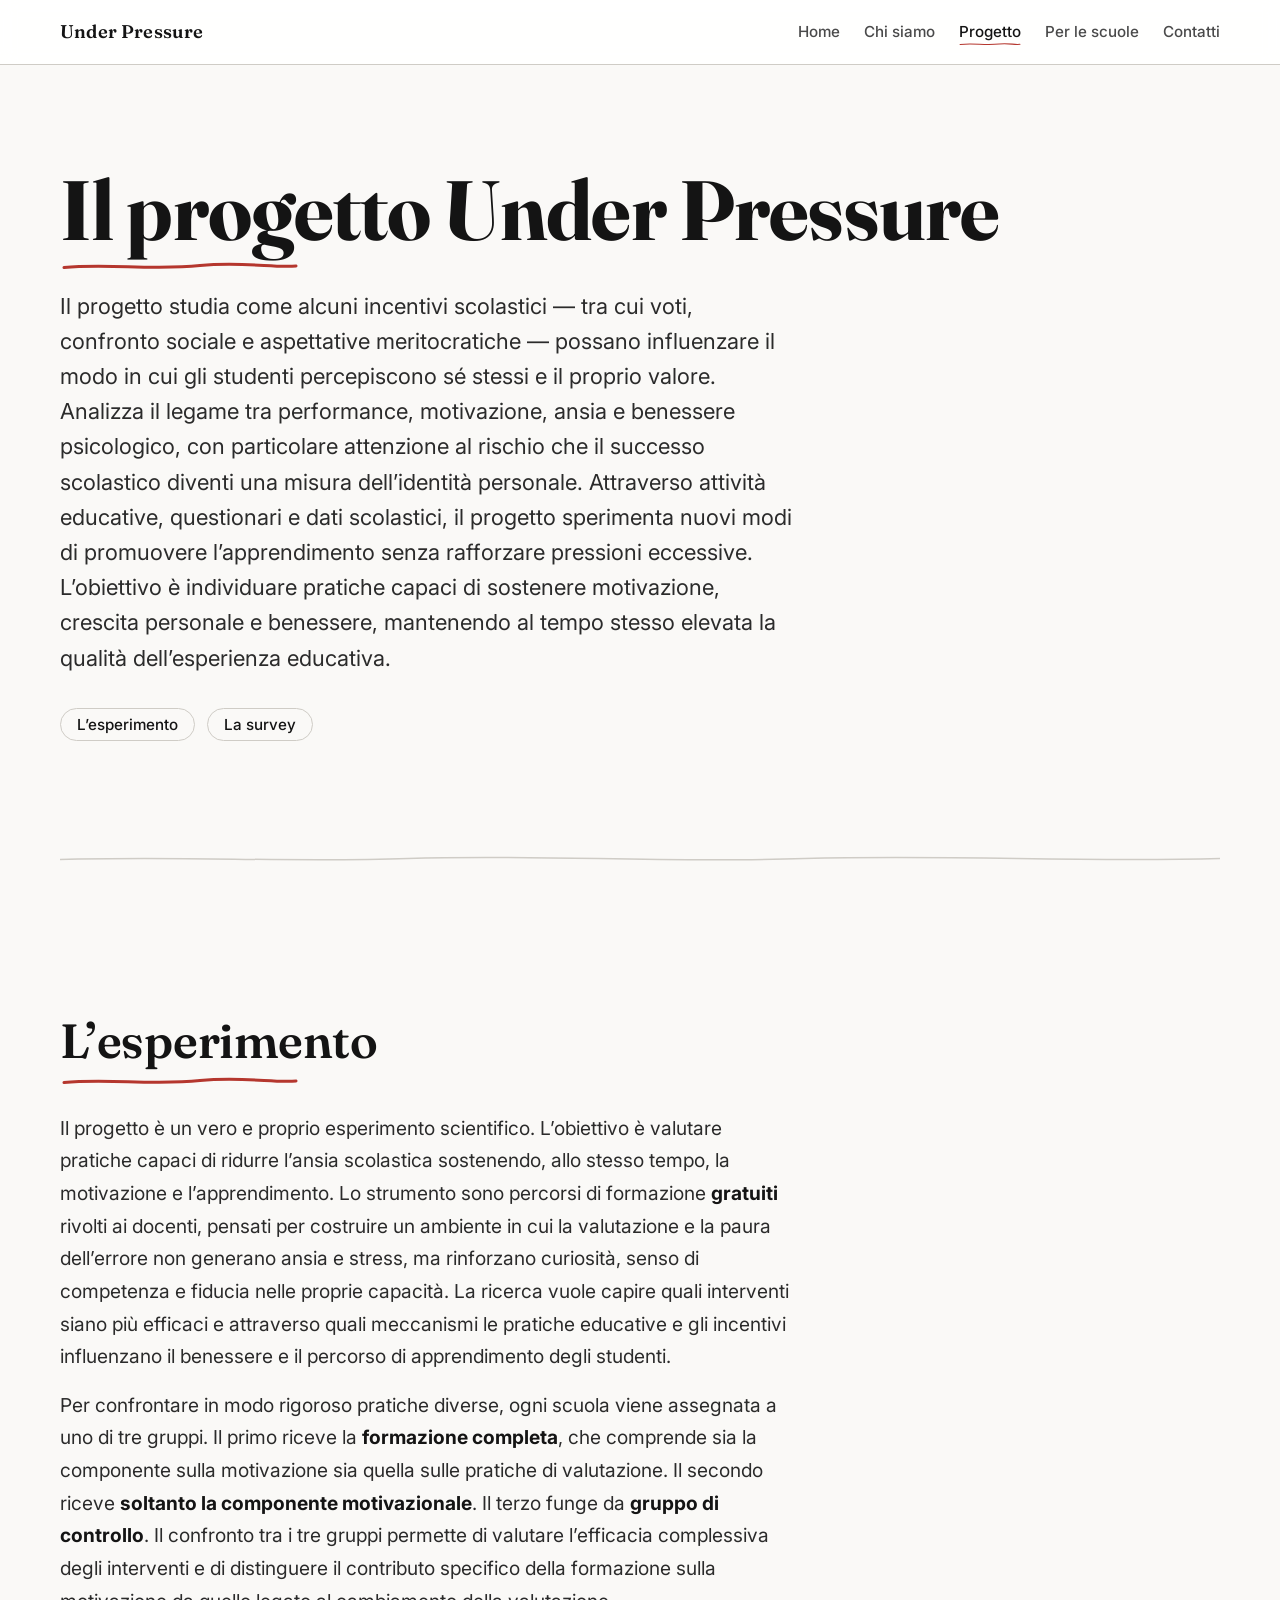
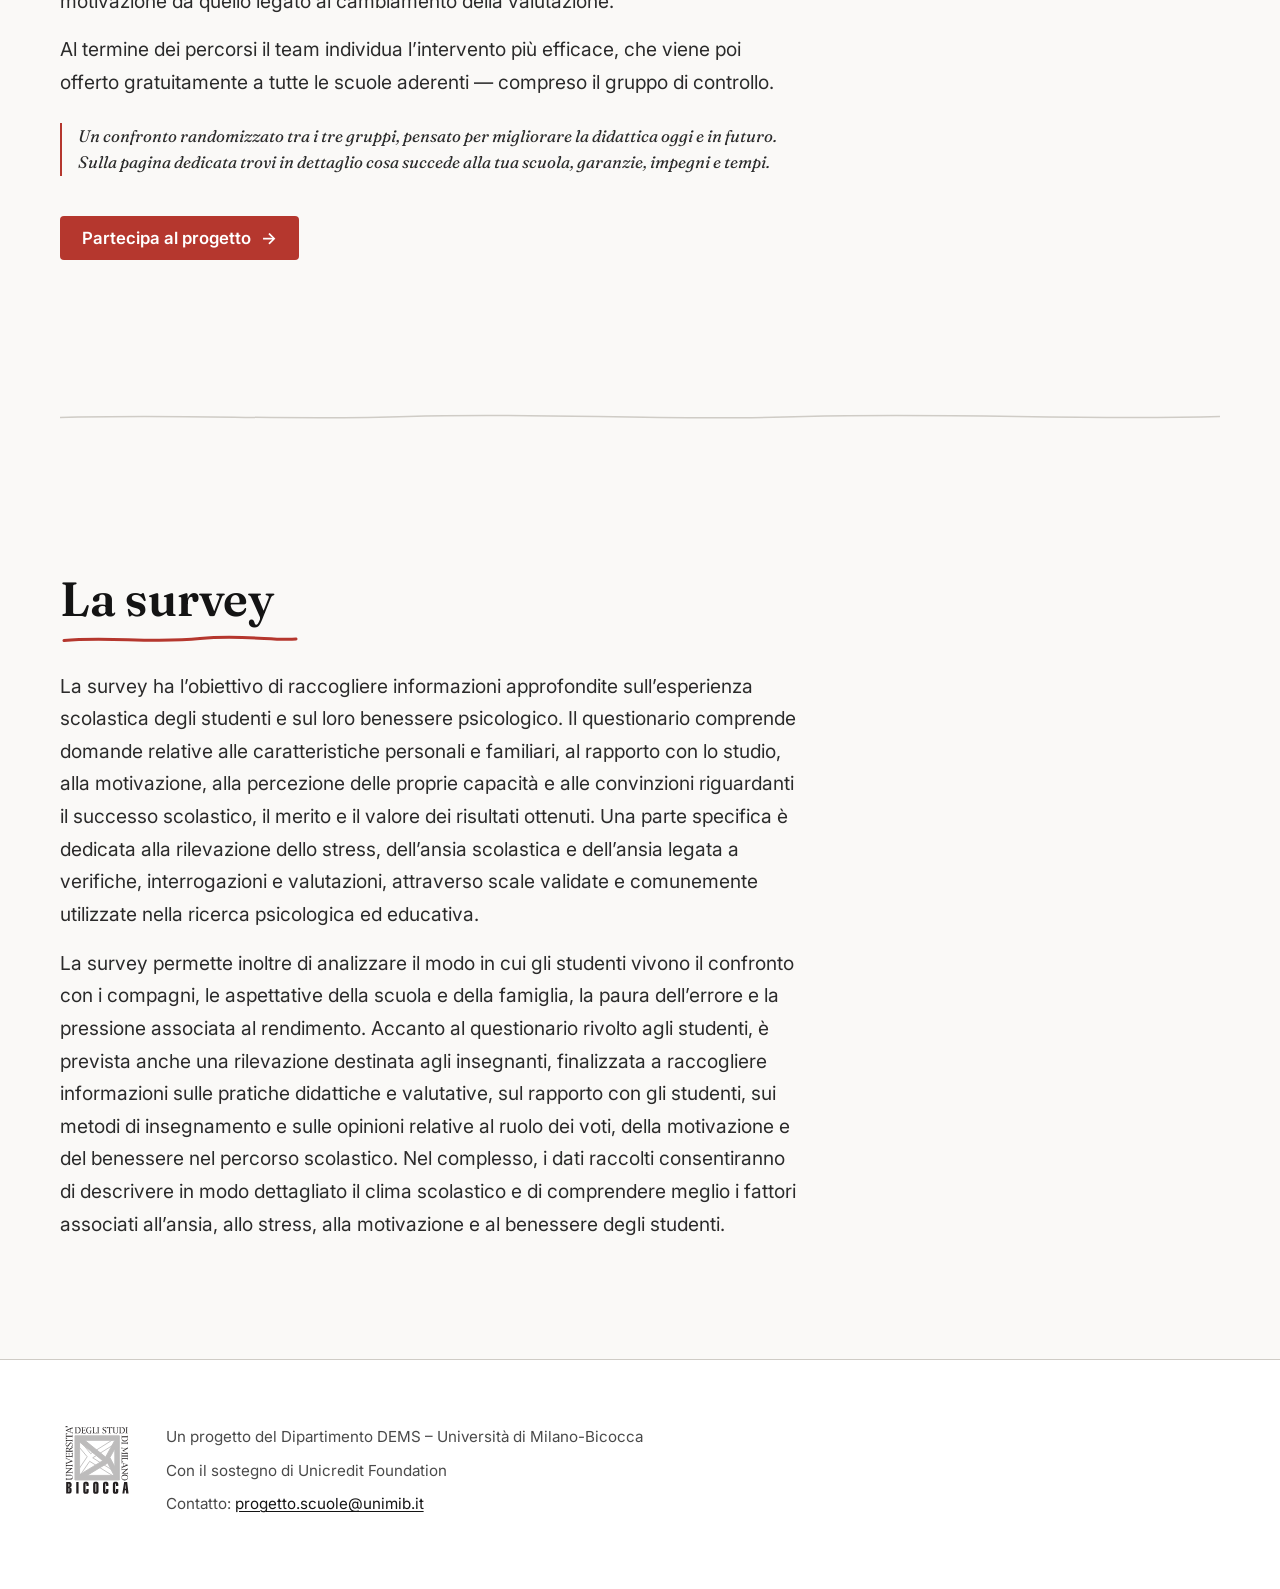
<file: progetto.html>
<!DOCTYPE html>
<html lang="it">
<head>
  <meta charset="utf-8">
  <meta name="viewport" content="width=device-width, initial-scale=1">
  <title>Il progetto — Under Pressure</title>
  <meta name="description" content="Il progetto Under Pressure del DEMS dell'Università di Milano-Bicocca: la survey sull'esperienza scolastica e il benessere, e la formazione per docenti e scuole.">
  <link rel="preconnect" href="https://fonts.googleapis.com">
  <link rel="preconnect" href="https://fonts.gstatic.com" crossorigin>
  <link rel="stylesheet" href="https://fonts.googleapis.com/css2?family=Fraunces:ital,opsz,wght@0,9..144,400;0,9..144,600;0,9..144,700;1,9..144,400&family=Inter:wght@400;500;600&display=swap">
  <link rel="stylesheet" href="assets/css/style.css?v=original-c8c8cce">
</head>
<body>
  <a class="skip-link" href="#main">Vai al contenuto</a>

  <header class="site-header">
    <div class="container nav-inner">
      <a class="wordmark" href="index.html">Under Pressure</a>
      <button class="nav-toggle" type="button" aria-expanded="false" aria-controls="site-nav" aria-label="Apri il menu">
        <span class="nav-toggle-box"><span class="nav-toggle-bar"></span></span>
      </button>
      <nav id="site-nav" class="site-nav" aria-label="Navigazione principale">
        <a class="nav-link" href="index.html">Home</a>
        <a class="nav-link" href="chi-siamo.html">Chi siamo</a>
        <a class="nav-link" href="progetto.html" aria-current="page">Progetto</a>
        <a class="nav-link" href="partecipa.html">Per le scuole</a>
        <a class="nav-link" href="contatti.html">Contatti</a>
      </nav>
    </div>
  </header>

  <main id="main">

    <section class="page-head container" aria-labelledby="prog-h">
      <h1 id="prog-h">Il progetto Under Pressure
        <svg class="pen-underline" width="240" height="14" viewBox="0 0 240 14" fill="none" aria-hidden="true" focusable="false">
          <path d="M4 8.5 C 46 4, 92 11.5, 140 6.5 C 184 2.5, 214 9, 236 7" stroke="#b5372e" stroke-width="3" stroke-linecap="round"/>
        </svg>
      </h1>
      <p class="lead prose">Il progetto studia come alcuni incentivi scolastici — tra cui voti, confronto sociale e aspettative meritocratiche — possano influenzare il modo in cui gli studenti percepiscono sé stessi e il proprio valore. Analizza il legame tra performance, motivazione, ansia e benessere psicologico, con particolare attenzione al rischio che il successo scolastico diventi una misura dell’identità personale. Attraverso attività educative, questionari e dati scolastici, il progetto sperimenta nuovi modi di promuovere l’apprendimento senza rafforzare pressioni eccessive. L’obiettivo è individuare pratiche capaci di sostenere motivazione, crescita personale e benessere, mantenendo al tempo stesso elevata la qualità dell’esperienza educativa.</p>
      <nav class="subnav" aria-label="Sezioni della pagina">
        <a class="subnav-link" href="#formazione">L’esperimento</a>
        <a class="subnav-link" href="#survey">La survey</a>
      </nav>
    </section>

    <div class="container">
      <svg class="pen-divider" viewBox="0 0 1200 12" width="100%" height="12" preserveAspectRatio="none" fill="none" aria-hidden="true" focusable="false">
        <path d="M0 6.5 C 130 3, 240 9.5, 360 5.5 C 500 1, 620 10.5, 770 5.5 C 930 1.5, 1050 9.5, 1200 5.5" stroke="#cfccc6" stroke-width="1.5"/>
      </svg>
    </div>

    <section id="formazione" class="proj-section container" aria-labelledby="formazione-h">
      <h2 id="formazione-h">L’esperimento
        <svg class="pen-underline" width="240" height="14" viewBox="0 0 240 14" fill="none" aria-hidden="true" focusable="false">
          <path d="M4 8.5 C 46 4, 92 11.5, 140 6.5 C 184 2.5, 214 9, 236 7" stroke="#b5372e" stroke-width="3" stroke-linecap="round"/>
        </svg>
      </h2>
      <div class="prose">
        <p>Il progetto è un vero e proprio esperimento scientifico. L’obiettivo è valutare pratiche capaci di ridurre l’ansia scolastica sostenendo, allo stesso tempo, la motivazione e l’apprendimento. Lo strumento sono percorsi di formazione <strong>gratuiti</strong> rivolti ai docenti, pensati per costruire un ambiente in cui la valutazione e la paura dell’errore non generano ansia e stress, ma rinforzano curiosità, senso di competenza e fiducia nelle proprie capacità. La ricerca vuole capire quali interventi siano più efficaci e attraverso quali meccanismi le pratiche educative e gli incentivi influenzano il benessere e il percorso di apprendimento degli studenti.</p>
        <p>Per confrontare in modo rigoroso pratiche diverse, ogni scuola viene assegnata a uno di tre gruppi. Il primo riceve la <strong>formazione completa</strong>, che comprende sia la componente sulla motivazione sia quella sulle pratiche di valutazione. Il secondo riceve <strong>soltanto la componente motivazionale</strong>. Il terzo funge da <strong>gruppo di controllo</strong>. Il confronto tra i tre gruppi permette di valutare l’efficacia complessiva degli interventi e di distinguere il contributo specifico della formazione sulla motivazione da quello legato al cambiamento della valutazione.</p>
        <p>Al termine dei percorsi il team individua l’intervento più efficace, che viene poi offerto gratuitamente a tutte le scuole aderenti — compreso il gruppo di controllo.</p>
        <p class="note">Un confronto randomizzato tra i tre gruppi, pensato per migliorare la didattica oggi e in futuro. Sulla pagina dedicata trovi in dettaglio cosa succede alla tua scuola, garanzie, impegni e tempi.</p>
      </div>
      <a class="cta" href="partecipa.html">
        <span class="cta-label">Partecipa al progetto</span>
        <span class="cta-arrow" aria-hidden="true">→</span>
      </a>
    </section>

    <div class="container">
      <svg class="pen-divider" viewBox="0 0 1200 12" width="100%" height="12" preserveAspectRatio="none" fill="none" aria-hidden="true" focusable="false">
        <path d="M0 6.5 C 130 3, 240 9.5, 360 5.5 C 500 1, 620 10.5, 770 5.5 C 930 1.5, 1050 9.5, 1200 5.5" stroke="#cfccc6" stroke-width="1.5"/>
      </svg>
    </div>

    <section id="survey" class="proj-section container" aria-labelledby="survey-h">
      <h2 id="survey-h">La survey
        <svg class="pen-underline" width="240" height="14" viewBox="0 0 240 14" fill="none" aria-hidden="true" focusable="false">
          <path d="M4 8.5 C 46 4, 92 11.5, 140 6.5 C 184 2.5, 214 9, 236 7" stroke="#b5372e" stroke-width="3" stroke-linecap="round"/>
        </svg>
      </h2>
      <div class="prose">
        <p>La survey ha l’obiettivo di raccogliere informazioni approfondite sull’esperienza scolastica degli studenti e sul loro benessere psicologico. Il questionario comprende domande relative alle caratteristiche personali e familiari, al rapporto con lo studio, alla motivazione, alla percezione delle proprie capacità e alle convinzioni riguardanti il successo scolastico, il merito e il valore dei risultati ottenuti. Una parte specifica è dedicata alla rilevazione dello stress, dell’ansia scolastica e dell’ansia legata a verifiche, interrogazioni e valutazioni, attraverso scale validate e comunemente utilizzate nella ricerca psicologica ed educativa.</p>
        <p>La survey permette inoltre di analizzare il modo in cui gli studenti vivono il confronto con i compagni, le aspettative della scuola e della famiglia, la paura dell’errore e la pressione associata al rendimento. Accanto al questionario rivolto agli studenti, è prevista anche una rilevazione destinata agli insegnanti, finalizzata a raccogliere informazioni sulle pratiche didattiche e valutative, sul rapporto con gli studenti, sui metodi di insegnamento e sulle opinioni relative al ruolo dei voti, della motivazione e del benessere nel percorso scolastico. Nel complesso, i dati raccolti consentiranno di descrivere in modo dettagliato il clima scolastico e di comprendere meglio i fattori associati all’ansia, allo stress, alla motivazione e al benessere degli studenti.</p>
      </div>
    </section>

  </main>

  <footer class="site-footer">
    <div class="container footer-inner">
      <div class="footer-brand">
        <img class="footer-logo" src="assets/img/bicocca-logo.svg" alt="Università di Milano-Bicocca" width="64" height="63">
      </div>
      <div class="footer-credits">
        <p>Un progetto del Dipartimento DEMS – Università di Milano-Bicocca</p>
        <p>Con il sostegno di Unicredit Foundation</p>
        <p class="footer-contact">Contatto: <a href="mailto:progetto.scuole@unimib.it">progetto.scuole@unimib.it</a></p>
      </div>
    </div>
  </footer>

  <script src="assets/js/main.js?v=original-c8c8cce" defer></script>
</body>
</html>
</file>
<file: assets/css/style.css>
/* ==========================================================================
   Under Pressure — DEMS, Università di Milano-Bicocca
   Elegant / minimalist / editorial. Black & white + one muted red "pen" ink.
   ========================================================================== */

/* ---------- Design tokens ---------- */
:root{
  --ink:#141414; --ink-soft:#2b2b2b; --grey-700:#4a4a4a; --grey-500:#6f6f6f;
  --grey-300:#cfccc6; --grey-200:#e5e2dc; --paper:#ffffff; --paper-warm:#faf9f7;
  --pen:#b5372e; --pen-ink:#9a2f27; --pen-wash:rgba(181,55,46,.10);
  --font-display:"Fraunces","Iowan Old Style","Palatino Linotype",Georgia,serif;
  --font-body:"Inter",system-ui,-apple-system,"Segoe UI",Roboto,Helvetica,Arial,sans-serif;
  --maxw:1240px; --maxw-text:46rem;
  --step-1:.25rem; --step-2:.5rem; --step-3:.75rem; --step-4:1rem; --step-5:1.5rem;
  --step-6:2rem; --step-7:3rem; --step-8:4rem; --step-9:6rem; --step-10:8rem;
  --radius:4px; --rule:1px solid var(--grey-300);
}

/* ---------- Reset / base ---------- */
*,*::before,*::after{box-sizing:border-box;}
html{-webkit-text-size-adjust:100%; scroll-behavior:smooth;}
body{
  margin:0;
  font:400 clamp(1.0625rem,.25vw + 1rem,1.2rem)/1.7 var(--font-body);
  color:var(--ink-soft);
  background:var(--paper-warm);
  -webkit-font-smoothing:antialiased;
  text-rendering:optimizeLegibility;
}
img,svg{max-width:100%;}
img{height:auto;}
a{color:var(--ink); text-underline-offset:.16em;}
a:hover{color:var(--pen-ink);}
strong{color:var(--ink);}
:focus-visible{outline:2px solid var(--pen); outline-offset:2px; border-radius:2px;}

/* ---------- Typography ---------- */
h1,.h1{margin:0; font:700 clamp(2.75rem,6vw + 1rem,5.25rem)/1.02 var(--font-display); letter-spacing:-.01em; color:var(--ink);}
h2,.h2{margin:0; font:600 clamp(1.9rem,3vw + 1rem,3rem)/1.1 var(--font-display); letter-spacing:-.005em; color:var(--ink);}
h3,.h3{margin:0; font:600 clamp(1.3rem,1.4vw + .9rem,1.75rem)/1.2 var(--font-display); color:var(--ink);}
p{margin:0 0 var(--step-4);}
.eyebrow{margin:0; font:italic 400 clamp(.95rem,1vw + .6rem,1.15rem)/1.4 var(--font-display); color:var(--grey-700);}
.lead{font:400 clamp(1.1rem,.7vw + 1rem,1.375rem)/1.6 var(--font-body); color:var(--ink-soft);}
.caption,.source{font:400 .85rem/1.4 var(--font-body); color:var(--grey-500);}

/* ---------- Layout ---------- */
.container{width:100%; max-width:var(--maxw); margin-inline:auto; padding-inline:clamp(1.25rem,4vw,2.5rem);}
.prose{max-width:var(--maxw-text);}
section{padding-block:clamp(3.5rem,8vw,8rem);}
section.page-head,section.hero{padding-bottom:clamp(2rem,5vw,4rem);}

/* ---------- Accessibility helpers ---------- */
.skip-link{
  position:absolute; left:var(--step-4); top:-100px; z-index:100;
  background:var(--ink); color:#fff; padding:.6rem 1rem; border-radius:var(--radius);
  font:500 .95rem/1 var(--font-body); text-decoration:none;
  transition:top .2s ease;
}
.skip-link:focus{top:var(--step-4); color:#fff;}
.visually-hidden{
  position:absolute !important; width:1px; height:1px; padding:0; margin:-1px;
  overflow:hidden; clip:rect(0 0 0 0); clip-path:inset(50%); white-space:nowrap; border:0;
}

/* ---------- Pen-stroke motif ---------- */
.pen-underline{display:block; width:min(240px,42%); height:auto; margin-top:.35rem;}
.pen-underline--hero{display:block; width:min(360px,52%); margin:.4rem auto 0;}
.pen-divider{display:block; width:100%; height:12px; margin-block:clamp(1.5rem,4vw,3rem);}
.stat-annotated{position:relative; display:inline-block; padding:.25em .55em;}
.pen-circle{position:absolute; inset:-14% -8%; width:116%; height:128%; pointer-events:none;}

/* ---------- Header / nav ---------- */
.site-header{
  position:sticky; top:0; z-index:50;
  background:color-mix(in srgb,var(--paper) 88%, transparent);
  -webkit-backdrop-filter:saturate(1.1) blur(8px);
  backdrop-filter:saturate(1.1) blur(8px);
  border-bottom:var(--rule);
}
.nav-inner{position:relative; display:flex; align-items:center; justify-content:space-between; min-height:64px;}
.wordmark{font:600 1.15rem/1 var(--font-display); color:var(--ink); text-decoration:none; letter-spacing:.01em;}
.wordmark:hover{color:var(--pen-ink);}
.site-nav{display:flex; gap:var(--step-5);}
.nav-link{font:500 .95rem/1 var(--font-body); color:var(--grey-700); text-decoration:none; padding-block:.4rem; position:relative;}
.nav-link:hover{color:var(--ink);}
.nav-link[aria-current="page"]{color:var(--ink);}
.nav-link[aria-current="page"]::after{
  content:""; position:absolute; left:0; right:0; bottom:-2px; height:8px;
  background-image:url("data:image/svg+xml,%3Csvg xmlns='http://www.w3.org/2000/svg' width='120' height='8' viewBox='0 0 120 8' fill='none'%3E%3Cpath d='M2 5 C 26 2, 52 7, 78 4 C 96 2, 108 6, 118 4.5' stroke='%23b5372e' stroke-width='2' stroke-linecap='round'/%3E%3C/svg%3E");
  background-repeat:no-repeat; background-size:100% 100%;
}

/* Hamburger */
.nav-toggle{
  display:none; width:44px; height:44px; align-items:center; justify-content:center;
  background:none; border:0; cursor:pointer; color:var(--ink); padding:0;
}
.nav-toggle-box{position:relative; display:block; width:24px; height:16px;}
.nav-toggle-bar,.nav-toggle-bar::before,.nav-toggle-bar::after{
  content:""; position:absolute; left:0; width:24px; height:2px; background:var(--ink);
  border-radius:2px; transition:transform .3s ease, opacity .2s ease;
}
.nav-toggle-bar{top:7px;}
.nav-toggle-bar::before{top:-7px;}
.nav-toggle-bar::after{top:7px;}
.is-open .nav-toggle-bar{background:transparent;}
.is-open .nav-toggle-bar::before{transform:translateY(7px) rotate(45deg);}
.is-open .nav-toggle-bar::after{transform:translateY(-7px) rotate(-45deg);}

/* ---------- Hero ---------- */
.hero{max-width:var(--maxw); text-align:center; padding-top:clamp(3rem,7vw,6rem); padding-bottom:clamp(1.5rem,4vw,3rem);}
.hero .eyebrow{max-width:48rem; margin-inline:auto;}
.hero-title{margin:var(--step-4) 0 var(--step-5); font:700 clamp(2.9rem,7vw + 1rem,6.25rem)/1.02 var(--font-display); letter-spacing:-.015em;}
.pen-underline--hero{margin-inline:auto;}
.hero-subtitle{max-width:46rem; margin:0 auto; font:500 clamp(1.1rem,1vw + .95rem,1.45rem)/1.5 var(--font-body); color:var(--grey-700);}

/* ---------- Intro (short project description) ---------- */
.intro{padding-block:clamp(1.5rem,4vw,3rem);}
.intro-lead{max-width:54rem; margin-inline:auto; text-align:center; font:400 clamp(1.2rem,.9vw + 1.05rem,1.6rem)/1.55 var(--font-body); color:var(--ink-soft);}

/* ---------- Home cards ---------- */
.home-cards{display:grid; grid-template-columns:repeat(3,1fr); gap:var(--step-5); padding-block:clamp(2rem,5vw,4rem);}
.home-card{
  display:flex; flex-direction:column; gap:var(--step-2);
  padding:var(--step-6) var(--step-5) var(--step-5);
  background:var(--paper); border:1px solid var(--grey-200); border-radius:var(--radius);
  text-decoration:none; color:var(--ink-soft);
  transition:border-color .3s ease, transform .3s ease;
}
.home-card:hover{border-color:var(--pen); transform:translateY(-2px); color:var(--ink-soft);}
.home-card-index{font:600 .9rem/1 var(--font-body); letter-spacing:.14em; color:var(--grey-500); transition:color .3s ease;}
.home-card:hover .home-card-index{color:var(--pen);}
.home-card-title{font:600 clamp(1.4rem,1.5vw + 1rem,1.9rem)/1.15 var(--font-display); color:var(--ink); margin:0;}
.home-card-desc{margin:0; color:var(--grey-700); font-size:.98rem;}
.home-card-go{margin-top:auto; padding-top:var(--step-4); font-size:1.4rem; color:var(--grey-500); transition:color .3s ease, transform .3s ease;}
.home-card:hover .home-card-go{color:var(--pen); transform:translateX(4px);}

/* ---------- Data section / charts ---------- */
.data-section .lead{margin-top:var(--step-4);}
.charts-grid{display:grid; grid-template-columns:repeat(2,1fr); gap:var(--step-7); margin-top:clamp(2rem,5vw,3.5rem);}
.chart{margin:0; padding:var(--step-5); background:var(--paper); border:1px solid var(--grey-200); border-radius:var(--radius);}
.chart-title{font:600 clamp(1.1rem,1vw + .8rem,1.3rem)/1.25 var(--font-display); color:var(--ink); margin:0 0 var(--step-4);}
.chart svg.chart-svg{width:100%; height:auto; display:block;}
.chart figcaption{margin-top:var(--step-3);}

/* Chart reveal (motion-guarded below) */
.chart .bar{transition:transform .9s cubic-bezier(.2,.7,.2,1);}
.chart-a .bar{transform-box:fill-box; transform-origin:bottom; transform:scaleY(0);}
.chart-b .bar{transform-box:fill-box; transform-origin:left; transform:scaleX(0);}
.chart-a.is-visible .bar{transform:scaleY(1);}
.chart-b.is-visible .bar{transform:scaleX(1);}
.chart-a .bar:nth-of-type(1){transition-delay:0s;}
.chart-a .bar:nth-of-type(2){transition-delay:.12s;}
.chart-a .bar:nth-of-type(3){transition-delay:.24s;}
.chart-b .bar:nth-of-type(1){transition-delay:0s;}
.chart-b .bar:nth-of-type(2){transition-delay:.12s;}
.chart-b .bar:nth-of-type(3){transition-delay:.24s;}
.axis-line{stroke:var(--grey-200); stroke-width:1;}
.axis-base{stroke:var(--grey-300); stroke-width:1.5;}
.bar-value{font:700 15px/1 var(--font-body); fill:var(--grey-700);}
.bar-value--hi{fill:var(--pen);}
.axis-label{font:500 13px/1.2 var(--font-body); fill:var(--grey-700);}
.cat-label{font:400 13px/1.3 var(--font-body); fill:var(--grey-700);}

/* Stat tile */
.stat-tile{
  margin-top:clamp(2rem,5vw,3.5rem); padding-top:clamp(1.5rem,4vw,2.5rem);
  border-top:var(--rule); max-width:var(--maxw-text);
}
.stat-tile p{font:400 clamp(1.15rem,1vw + 1rem,1.5rem)/1.5 var(--font-body); color:var(--ink-soft);}
.stat-tile .source{font-size:.85rem;}
.stat-num{font:700 1.15em/1 var(--font-display); color:var(--pen); font-style:normal;}
.stat-num-plain{font:700 1.15em/1 var(--font-display); color:var(--ink); font-weight:700;}

/* ---------- Quote box ---------- */
.quotebox{text-align:center; padding-top:clamp(1.5rem,4vw,3rem); padding-bottom:clamp(2.5rem,6vw,4.5rem);}
.quote{position:relative; margin:0 auto; max-width:60rem;}
.quote-text{
  margin:0; font:400 clamp(1.65rem,3vw + 1rem,3.1rem)/1.28 var(--font-display);
  color:var(--ink); transition:opacity .4s ease;
}
.quote-source{margin-top:var(--step-4); font:500 1rem/1.4 var(--font-body); color:var(--grey-500);}
.quote-controls{display:flex; flex-direction:column; align-items:center; gap:var(--step-5); margin-top:var(--step-6);}
.quote-next{
  background:none; border:0; padding:.5rem 1rem; cursor:pointer; color:var(--pen);
  display:inline-flex; align-items:center; justify-content:center;
  transition:transform .3s ease;
}
.quote-next:hover{transform:translateX(5px);}
.pen-arrow{display:block; width:clamp(64px,8vw,84px); height:auto;}
.quote-dots{display:inline-flex; gap:.5rem;}
.quote-dots button{
  width:9px; height:9px; padding:0; border:0; border-radius:50%;
  background:var(--grey-300); cursor:pointer; transition:background .3s ease;
}
.quote-dots button[aria-current="true"]{background:var(--pen);}

/* ---------- Chi siamo ---------- */
.page-head .lead{margin-top:var(--step-4);}
.team{display:grid; grid-template-columns:repeat(3,1fr); gap:var(--step-6); padding-block:clamp(2rem,5vw,4rem);}
.team-card{
  display:flex; flex-direction:column; align-items:flex-start; gap:var(--step-3);
  padding:var(--step-5); background:var(--paper); border:1px solid var(--grey-200);
  border-radius:var(--radius); transition:border-color .3s ease;
}
.team-card:hover,.team-card:focus-within{border-color:var(--grey-300);}
.team-photo{
  width:clamp(140px,18vw,200px); aspect-ratio:1/1; object-fit:cover; object-position:center top;
  border-radius:50%; border:1px solid var(--grey-200);
  filter:grayscale(1) contrast(1.02); transition:filter .4s ease;
}
.team-card:hover .team-photo,.team-card:focus-within .team-photo{filter:grayscale(0);}
.team-name{font:600 clamp(1.3rem,1.4vw + .9rem,1.65rem)/1.2 var(--font-display); color:var(--ink); margin:0;}
.team-role{margin:0; font:500 .95rem/1.4 var(--font-body); color:var(--pen-ink);}
.team-bio{margin:0; color:var(--ink-soft); font-size:.98rem;}
.team-link{margin-top:var(--step-2); font:500 .95rem/1.4 var(--font-body); color:var(--ink); text-decoration:none; border-bottom:1px solid var(--grey-300); padding-bottom:2px; align-self:flex-start;}
.team-link:hover{color:var(--pen-ink); border-color:var(--pen);}
.dems{background:var(--paper); border-top:var(--rule);}
.dems .prose{margin-top:var(--step-4);}

/* ---------- Progetto ---------- */
.subnav{display:flex; flex-wrap:wrap; gap:var(--step-3); margin-top:var(--step-6);}
.subnav-link{
  display:inline-flex; align-items:center; padding:.5rem 1rem;
  border:1px solid var(--grey-300); border-radius:999px;
  font:500 .95rem/1 var(--font-body); color:var(--ink); text-decoration:none;
  transition:border-color .3s ease, color .3s ease, background .3s ease;
}
.subnav-link:hover{border-color:var(--pen); color:var(--pen-ink); background:var(--pen-wash);}
.proj-section{scroll-margin-top:88px;}
.proj-section h2{margin-bottom:var(--step-5);}
.proj-section .prose p{color:var(--ink-soft);}
.note{
  margin-top:var(--step-5); padding-left:var(--step-4);
  border-left:2px solid var(--pen); font:italic 400 1.05rem/1.6 var(--font-display);
  color:var(--grey-700);
}
.cta{
  display:inline-flex; align-items:center; gap:.6rem; background:var(--pen); color:#fff;
  padding:.85rem 1.4rem; border-radius:var(--radius);
  font:600 1.05rem/1 var(--font-body); text-decoration:none; margin-top:var(--step-5);
}
.cta:hover{background:var(--pen-ink); color:#fff;}
.cta .cta-arrow{transition:transform .3s ease;}
.cta:hover .cta-arrow{transform:translateX(4px);}

/* ---------- Partecipa (spiegazione esperimento) ---------- */
.callout{
  margin-top:var(--step-5); padding:var(--step-5) var(--step-6);
  background:var(--pen-wash); border:1px solid var(--grey-200);
  border-left:3px solid var(--pen); border-radius:var(--radius);
}
.callout p{margin:0; color:var(--ink-soft);}
.callout p+p{margin-top:var(--step-3);}

.groups{
  display:grid; grid-template-columns:repeat(3,1fr); gap:var(--step-5);
  margin-top:var(--step-6); padding:0; list-style:none;
}
.group-card{
  display:flex; flex-direction:column; gap:var(--step-3);
  padding:var(--step-6) var(--step-5) var(--step-5);
  background:var(--paper); border:1px solid var(--grey-200); border-radius:var(--radius);
}
.group-num{font:700 .9rem/1 var(--font-body); letter-spacing:.14em; color:var(--pen); text-transform:uppercase;}
.group-title{font:600 clamp(1.2rem,1.2vw + .9rem,1.5rem)/1.15 var(--font-display); color:var(--ink); margin:0;}
.group-card p{margin:0; color:var(--grey-700); font-size:.98rem;}

.info-list{margin:var(--step-5) 0 0; padding:0; list-style:none; display:grid; gap:var(--step-3);}
.info-list li{position:relative; padding-left:1.8rem; color:var(--ink-soft);}
.info-list li::before{
  content:"✓"; position:absolute; left:0; top:0; color:var(--pen); font-weight:700;
}

.timeline{margin:var(--step-6) 0 0; padding:0; list-style:none; display:grid; gap:0;}
.tl-item{
  display:grid; grid-template-columns:minmax(9rem,12rem) 1fr; gap:var(--step-5);
  padding:var(--step-5) 0; border-top:1px solid var(--grey-200); align-items:baseline;
}
.tl-item:last-child{border-bottom:1px solid var(--grey-200);}
.tl-date{font:600 1rem/1.3 var(--font-body); color:var(--pen-ink);}
.tl-body{margin:0; color:var(--ink-soft);}
.tl-body strong{color:var(--ink);}

@media (max-width:720px){
  .groups{grid-template-columns:1fr;}
  .tl-item{grid-template-columns:1fr; gap:var(--step-1); padding:var(--step-4) 0;}
}

.contact{text-align:center;}
.contact h2{display:inline-block;}
.contact .pen-underline{margin-inline:auto;}
.contact-intro{margin-top:var(--step-4); margin-inline:auto; color:var(--ink-soft);}
.contact-email{margin-top:var(--step-5);}
.contact-email a{font:600 clamp(1.5rem,3vw + 1rem,2.75rem)/1.2 var(--font-display); color:var(--ink); text-decoration:none; border-bottom:2px solid transparent; transition:border-color .3s ease, color .3s ease;}
.contact-email a:hover{color:var(--pen-ink); border-color:var(--pen);}

/* ---------- Contatti: il gruppo ---------- */
.people{text-align:center; padding-block:clamp(2rem,5vw,4rem);}
.people h2{display:inline-block;}
.people .pen-underline{margin-inline:auto;}
.people-grid{display:grid; grid-template-columns:repeat(3,1fr); gap:var(--step-6); margin-top:var(--step-6); text-align:center;}
.person-card{
  display:flex; flex-direction:column; align-items:center; gap:var(--step-2);
  padding:var(--step-5); background:var(--paper);
  border:1px solid var(--grey-200); border-radius:var(--radius);
  transition:border-color .3s ease;
}
.person-card:hover{border-color:var(--pen);}
.person-name{font:600 clamp(1.2rem,1.2vw + .9rem,1.5rem)/1.2 var(--font-display); color:var(--ink); margin:0;}
.person-role{margin:0; font:500 .95rem/1.4 var(--font-body); color:var(--pen-ink);}
.person-mail{margin:0;}
.person-mail a{font:500 1.05rem/1.3 var(--font-body); color:var(--ink); text-decoration:none; border-bottom:1px solid var(--grey-300); padding-bottom:2px; transition:color .3s ease, border-color .3s ease; word-break:break-word;}
.person-mail a:hover{color:var(--pen-ink); border-color:var(--pen);}
.person-card .team-link{align-self:center;}

/* ---------- Footer ---------- */
.site-footer{background:var(--paper); border-top:var(--rule); padding-block:clamp(2.5rem,6vw,4rem);}
.footer-inner{display:flex; flex-wrap:wrap; align-items:flex-start; gap:var(--step-6);}
.footer-brand{flex:0 0 auto;}
.footer-logo{height:clamp(54px,6vw,72px); width:auto; display:block;}
.footer-credits{flex:1 1 240px;}
.footer-credits p{margin:0 0 var(--step-2); color:var(--grey-700); font-size:.95rem;}
.footer-contact a{color:var(--ink); text-decoration:underline;}
.footer-contact a:hover{color:var(--pen-ink);}
.footer-sources{flex:1 1 100%; margin:0; padding-top:var(--step-4); border-top:1px solid var(--grey-200);}

/* ---------- Privacy banner ---------- */
.privacy-banner{
  position:fixed; left:0; right:0; bottom:0; z-index:60;
  background:color-mix(in srgb,var(--paper) 96%, transparent);
  -webkit-backdrop-filter:saturate(1.1) blur(8px);
  backdrop-filter:saturate(1.1) blur(8px);
  border-top:2px solid var(--pen);
  box-shadow:0 -6px 24px rgba(20,20,20,.08);
}
.privacy-banner[hidden]{display:none;}
.privacy-inner{
  display:flex; align-items:center; gap:var(--step-5);
  padding-block:var(--step-4);
}
.privacy-text{
  margin:0; flex:1 1 auto;
  font:400 .92rem/1.5 var(--font-body); color:var(--grey-700);
}
.privacy-text strong{color:var(--ink);}
.privacy-dismiss{
  flex:0 0 auto; cursor:pointer;
  background:var(--ink); color:#fff; border:0; border-radius:var(--radius);
  padding:.6rem 1.2rem; font:600 .95rem/1 var(--font-body);
  transition:background .3s ease;
}
.privacy-dismiss:hover{background:var(--pen-ink);}

@media (max-width:640px){
  .privacy-inner{flex-direction:column; align-items:flex-start; gap:var(--step-3);}
  .privacy-dismiss{align-self:flex-end;}
}

/* ---------- Responsive ---------- */
@media (max-width:1000px){
  .team{grid-template-columns:repeat(2,1fr);}
}
@media (max-width:820px){
  .charts-grid{grid-template-columns:1fr;}
}
@media (max-width:720px){
  .nav-toggle{display:inline-flex;}
  .site-nav{display:none;}
  .is-open .site-nav{
    display:flex; flex-direction:column; gap:var(--step-4);
    position:absolute; top:100%; left:0; right:0;
    background:var(--paper); border-bottom:var(--rule);
    padding:var(--step-4) clamp(1.25rem,4vw,2.5rem);
  }
  .home-cards{grid-template-columns:1fr;}
  .team{grid-template-columns:1fr;}
  .people-grid{grid-template-columns:1fr;}
}

/* ---------- Reduced motion ---------- */
@media (prefers-reduced-motion:reduce){
  html{scroll-behavior:auto;}
  *,*::before,*::after{animation-duration:.001ms !important; animation-iteration-count:1 !important; transition-duration:.001ms !important; scroll-behavior:auto !important;}
  .chart-a .bar{transform:scaleY(1);}
  .chart-b .bar{transform:scaleX(1);}
  .quote-text{transition:none;}
}
</file>
